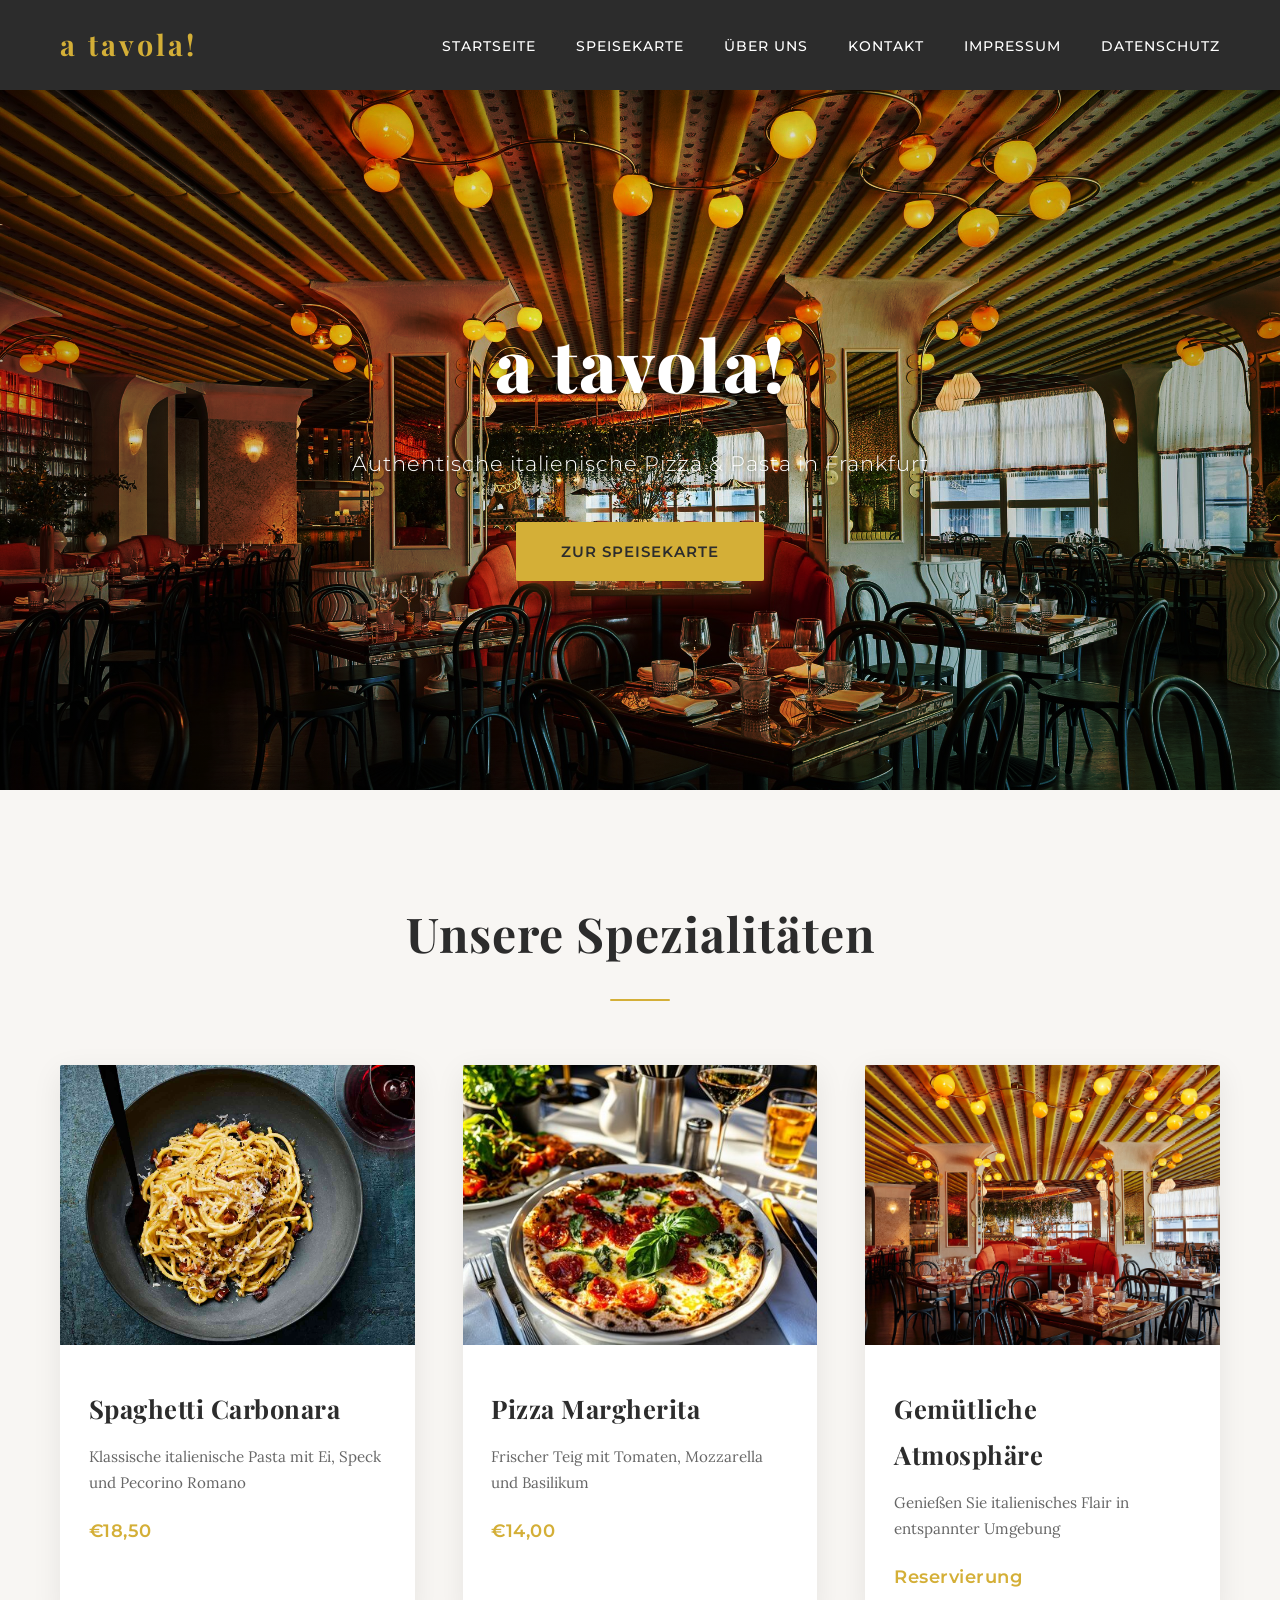
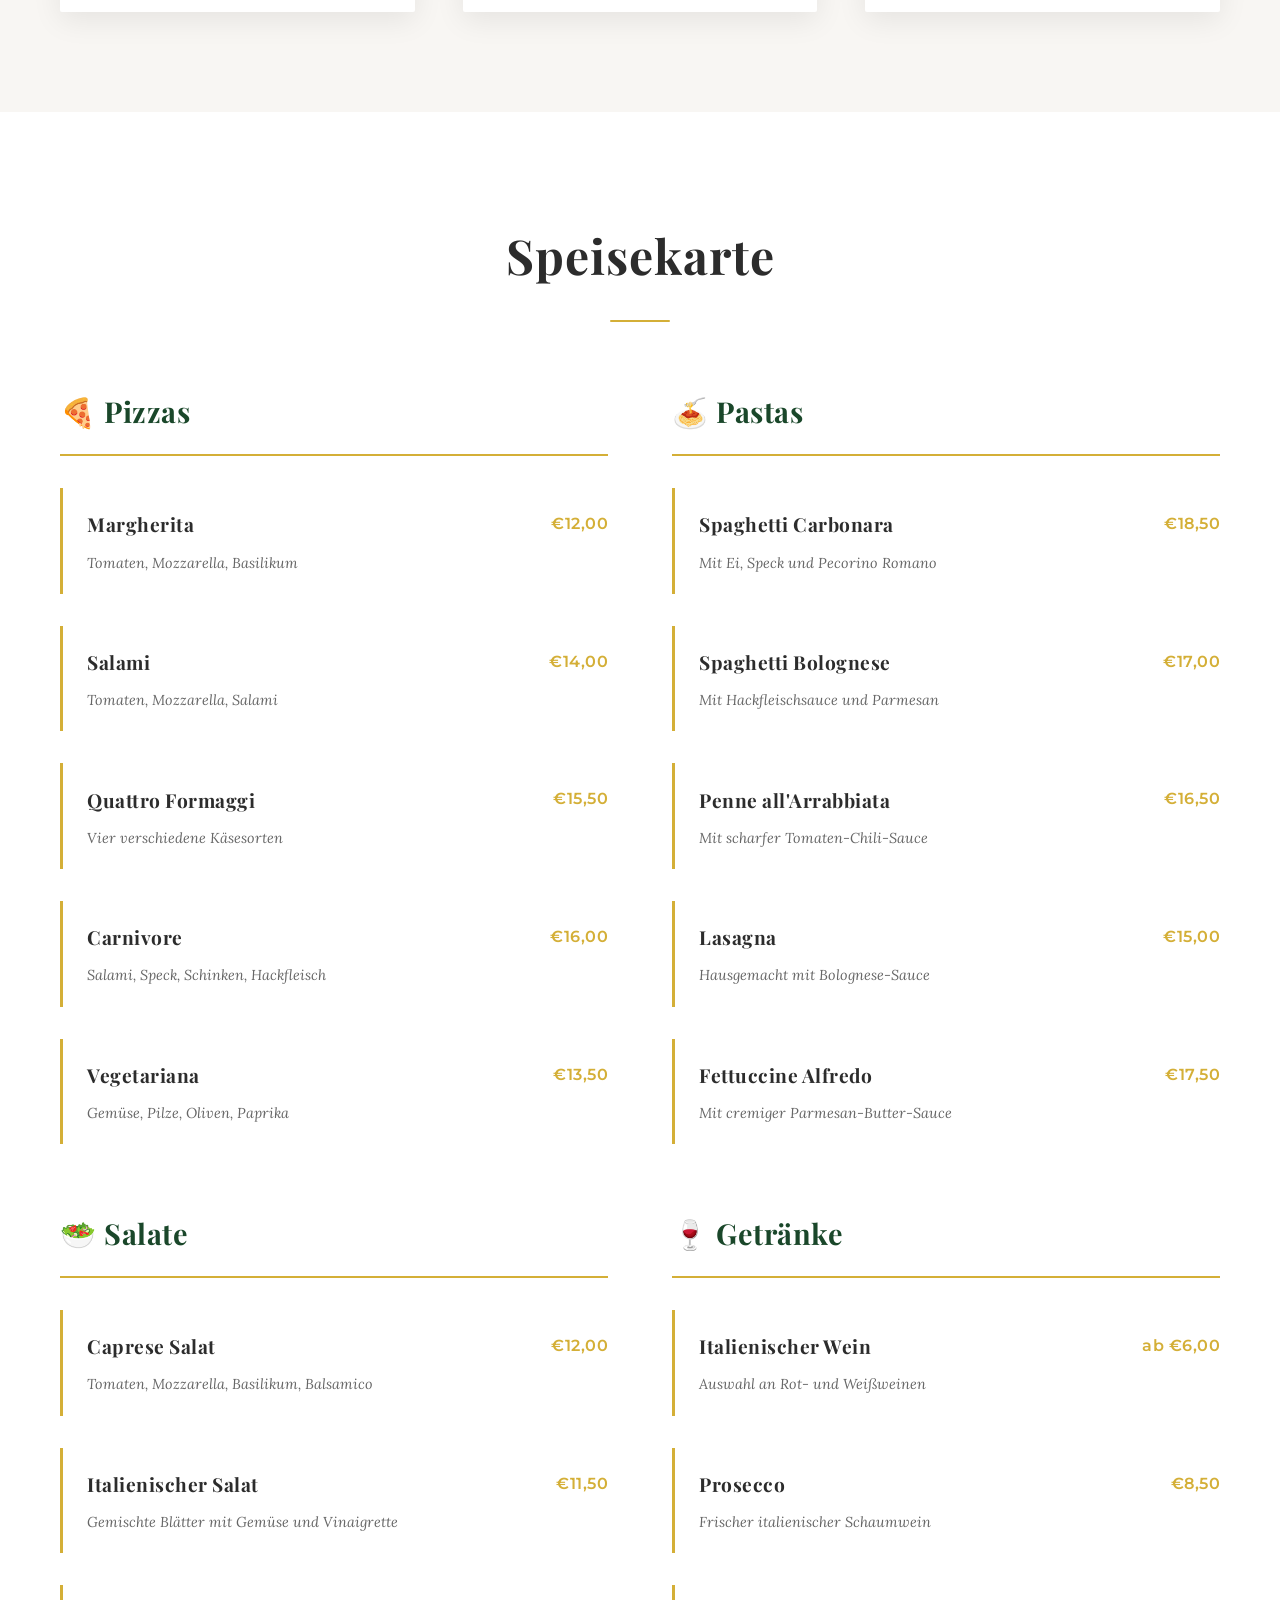
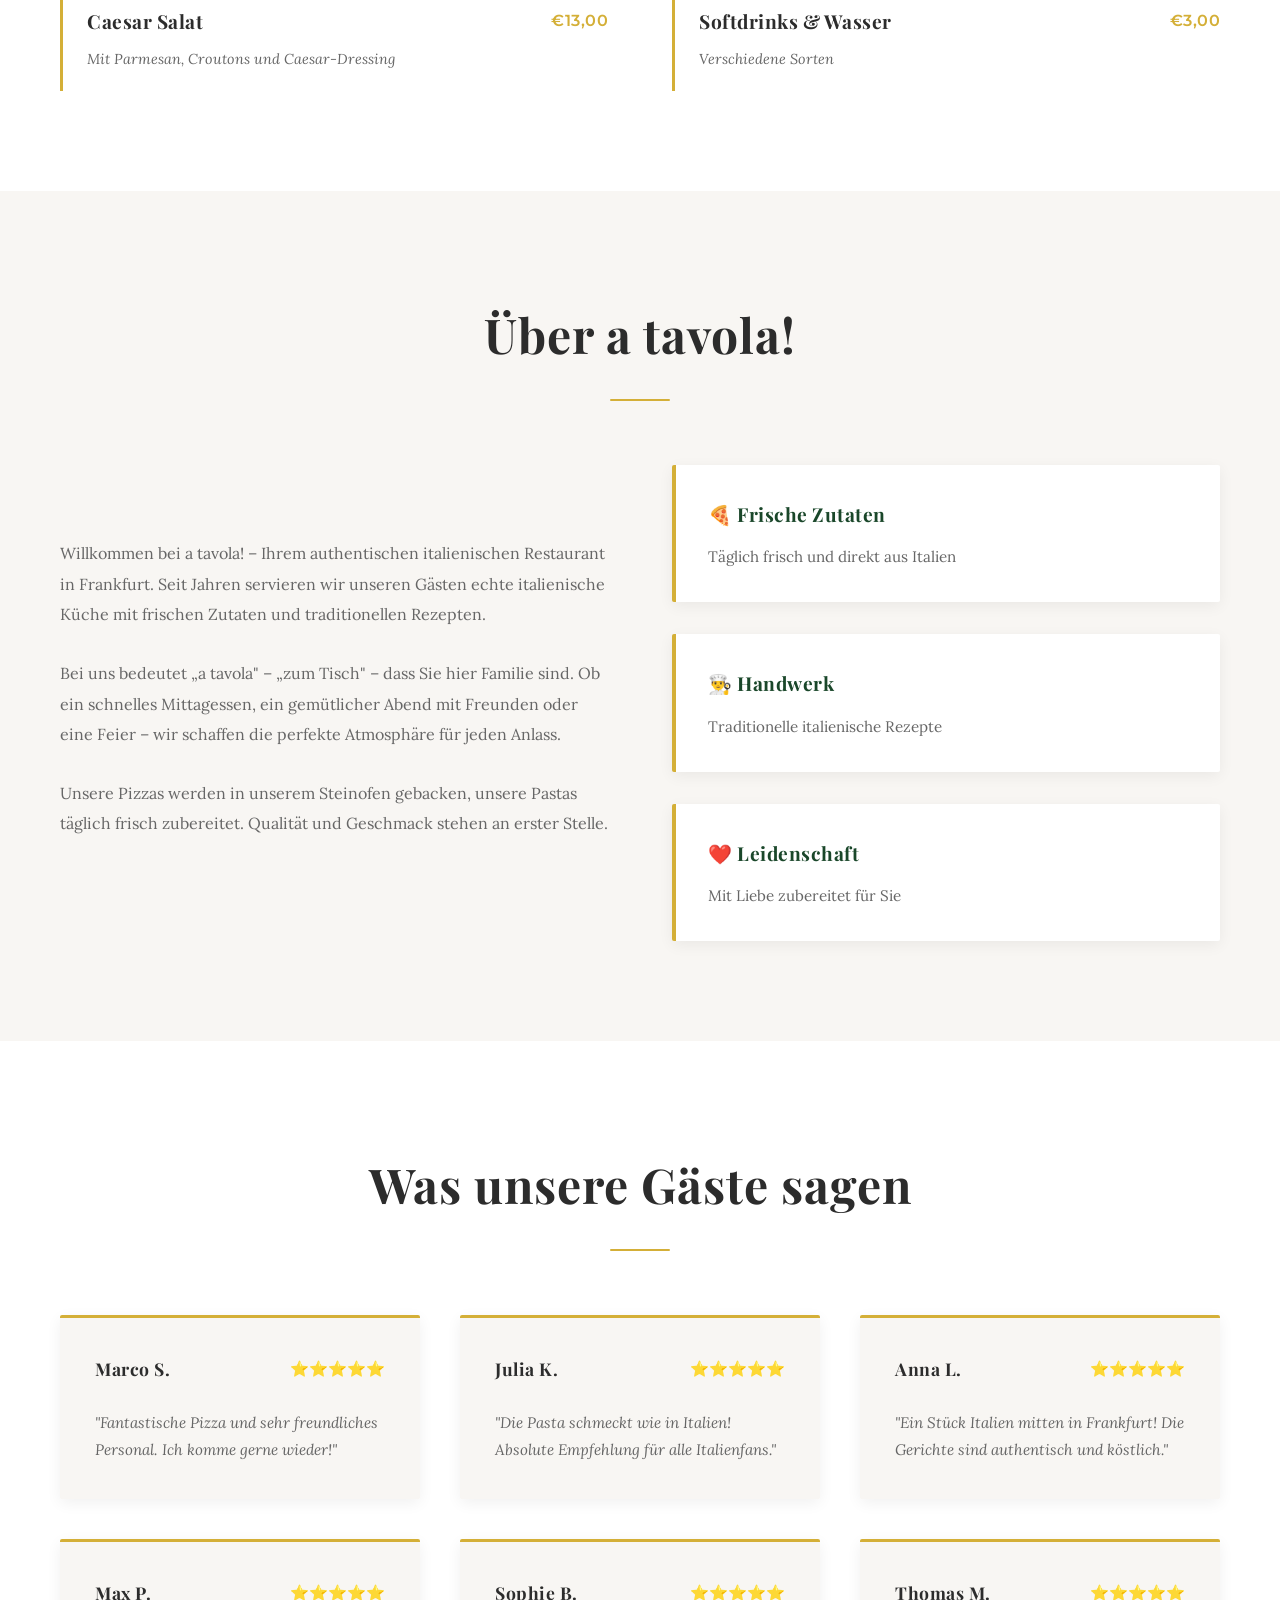
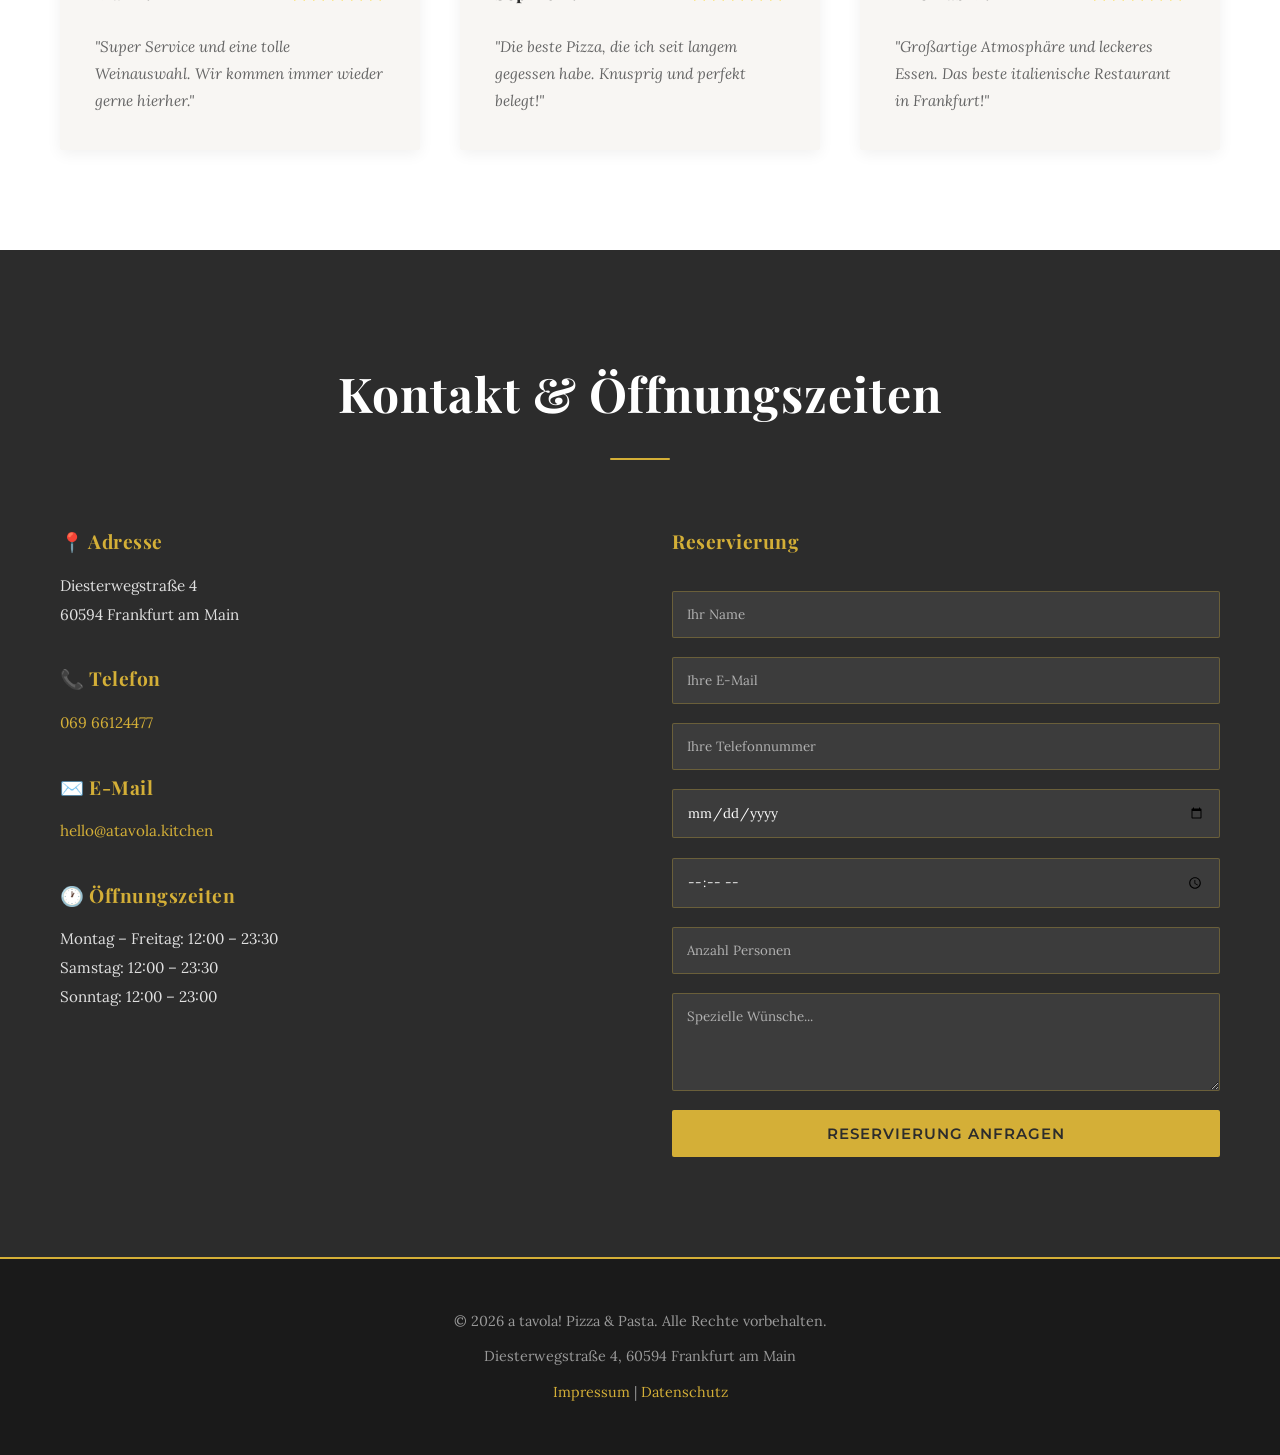
<file: index.html>
<!DOCTYPE html>
<html lang="de">
<head>
    <meta charset="UTF-8">
    <meta name="viewport" content="width=device-width, initial-scale=1.0">
    <title>a tavola! - Pizza & Pasta in Frankfurt</title>
    <link rel="preconnect" href="https://fonts.googleapis.com">
    <link rel="preconnect" href="https://fonts.gstatic.com" crossorigin>
    <link href="https://fonts.googleapis.com/css2?family=Playfair+Display:wght@700;800&family=Lora:wght@400;500;600&family=Montserrat:wght@300;400;500;600&display=swap" rel="stylesheet">
    <link rel="stylesheet" href="style.css">
</head>
<body>
    <!-- Navigation -->
    <nav class="navbar">
        <div class="nav-container">
            <div class="logo">a tavola!</div>
            <div class="hamburger" id="hamburger">
                <span></span>
                <span></span>
                <span></span>
            </div>
            <ul class="nav-menu" id="navMenu">
                <li><a href="index.html#home" class="nav-link">Startseite</a></li>
                <li><a href="index.html#menu" class="nav-link">Speisekarte</a></li>
                <li><a href="index.html#about" class="nav-link">Über uns</a></li>
                <li><a href="index.html#contact" class="nav-link">Kontakt</a></li>
                <li><a href="impressum.html" class="nav-link">Impressum</a></li>
                <li><a href="datenschutz.html" class="nav-link">Datenschutz</a></li>
            </ul>
        </div>
    </nav>

    <!-- Hero Section -->
    <section id="home" class="hero">
        <div class="hero-content">
            <h1>a tavola!</h1>
            <p>Authentische italienische Pizza & Pasta in Frankfurt</p>
            <a href="#menu" class="cta-button">Zur Speisekarte</a>
        </div>
    </section>

    <!-- Featured Dishes -->
    <section class="featured">
        <div class="container">
            <h2>Unsere Spezialitäten</h2>
            <div class="featured-grid">
                <div class="featured-card">
                    <img src="assets/pasta.jpg" alt="Spaghetti Carbonara">
                    <h3>Spaghetti Carbonara</h3>
                    <p>Klassische italienische Pasta mit Ei, Speck und Pecorino Romano</p>
                    <span class="price">€18,50</span>
                </div>
                <div class="featured-card">
                    <img src="assets/pizza.jpg" alt="Pizza Margherita">
                    <h3>Pizza Margherita</h3>
                    <p>Frischer Teig mit Tomaten, Mozzarella und Basilikum</p>
                    <span class="price">€14,00</span>
                </div>
                <div class="featured-card">
                    <img src="assets/interior.jpg" alt="Restaurant Interior">
                    <h3>Gemütliche Atmosphäre</h3>
                    <p>Genießen Sie italienisches Flair in entspannter Umgebung</p>
                    <span class="price">Reservierung</span>
                </div>
            </div>
        </div>
    </section>

    <!-- Menu Section -->
    <section id="menu" class="menu">
        <div class="container">
            <h2>Speisekarte</h2>
            
            <div class="menu-categories">
                <!-- Pizzas -->
                <div class="menu-category">
                    <h3>🍕 Pizzas</h3>
                    <div class="menu-items">
                        <div class="menu-item">
                            <div class="item-header">
                                <h4>Margherita</h4>
                                <span class="price">€12,00</span>
                            </div>
                            <p>Tomaten, Mozzarella, Basilikum</p>
                        </div>
                        <div class="menu-item">
                            <div class="item-header">
                                <h4>Salami</h4>
                                <span class="price">€14,00</span>
                            </div>
                            <p>Tomaten, Mozzarella, Salami</p>
                        </div>
                        <div class="menu-item">
                            <div class="item-header">
                                <h4>Quattro Formaggi</h4>
                                <span class="price">€15,50</span>
                            </div>
                            <p>Vier verschiedene Käsesorten</p>
                        </div>
                        <div class="menu-item">
                            <div class="item-header">
                                <h4>Carnivore</h4>
                                <span class="price">€16,00</span>
                            </div>
                            <p>Salami, Speck, Schinken, Hackfleisch</p>
                        </div>
                        <div class="menu-item">
                            <div class="item-header">
                                <h4>Vegetariana</h4>
                                <span class="price">€13,50</span>
                            </div>
                            <p>Gemüse, Pilze, Oliven, Paprika</p>
                        </div>
                    </div>
                </div>

                <!-- Pastas -->
                <div class="menu-category">
                    <h3>🍝 Pastas</h3>
                    <div class="menu-items">
                        <div class="menu-item">
                            <div class="item-header">
                                <h4>Spaghetti Carbonara</h4>
                                <span class="price">€18,50</span>
                            </div>
                            <p>Mit Ei, Speck und Pecorino Romano</p>
                        </div>
                        <div class="menu-item">
                            <div class="item-header">
                                <h4>Spaghetti Bolognese</h4>
                                <span class="price">€17,00</span>
                            </div>
                            <p>Mit Hackfleischsauce und Parmesan</p>
                        </div>
                        <div class="menu-item">
                            <div class="item-header">
                                <h4>Penne all'Arrabbiata</h4>
                                <span class="price">€16,50</span>
                            </div>
                            <p>Mit scharfer Tomaten-Chili-Sauce</p>
                        </div>
                        <div class="menu-item">
                            <div class="item-header">
                                <h4>Lasagna</h4>
                                <span class="price">€15,00</span>
                            </div>
                            <p>Hausgemacht mit Bolognese-Sauce</p>
                        </div>
                        <div class="menu-item">
                            <div class="item-header">
                                <h4>Fettuccine Alfredo</h4>
                                <span class="price">€17,50</span>
                            </div>
                            <p>Mit cremiger Parmesan-Butter-Sauce</p>
                        </div>
                    </div>
                </div>

                <!-- Salads -->
                <div class="menu-category">
                    <h3>🥗 Salate</h3>
                    <div class="menu-items">
                        <div class="menu-item">
                            <div class="item-header">
                                <h4>Caprese Salat</h4>
                                <span class="price">€12,00</span>
                            </div>
                            <p>Tomaten, Mozzarella, Basilikum, Balsamico</p>
                        </div>
                        <div class="menu-item">
                            <div class="item-header">
                                <h4>Italienischer Salat</h4>
                                <span class="price">€11,50</span>
                            </div>
                            <p>Gemischte Blätter mit Gemüse und Vinaigrette</p>
                        </div>
                        <div class="menu-item">
                            <div class="item-header">
                                <h4>Caesar Salat</h4>
                                <span class="price">€13,00</span>
                            </div>
                            <p>Mit Parmesan, Croutons und Caesar-Dressing</p>
                        </div>
                    </div>
                </div>

                <!-- Drinks -->
                <div class="menu-category">
                    <h3>🍷 Getränke</h3>
                    <div class="menu-items">
                        <div class="menu-item">
                            <div class="item-header">
                                <h4>Italienischer Wein</h4>
                                <span class="price">ab €6,00</span>
                            </div>
                            <p>Auswahl an Rot- und Weißweinen</p>
                        </div>
                        <div class="menu-item">
                            <div class="item-header">
                                <h4>Prosecco</h4>
                                <span class="price">€8,50</span>
                            </div>
                            <p>Frischer italienischer Schaumwein</p>
                        </div>
                        <div class="menu-item">
                            <div class="item-header">
                                <h4>Softdrinks & Wasser</h4>
                                <span class="price">€3,00</span>
                            </div>
                            <p>Verschiedene Sorten</p>
                        </div>
                    </div>
                </div>
            </div>
        </div>
    </section>

    <!-- About Section -->
    <section id="about" class="about">
        <div class="container">
            <h2>Über a tavola!</h2>
            <div class="about-content">
                <div class="about-text">
                    <p>Willkommen bei a tavola! – Ihrem authentischen italienischen Restaurant in Frankfurt. Seit Jahren servieren wir unseren Gästen echte italienische Küche mit frischen Zutaten und traditionellen Rezepten.</p>
                    <p>Bei uns bedeutet „a tavola" – „zum Tisch" – dass Sie hier Familie sind. Ob ein schnelles Mittagessen, ein gemütlicher Abend mit Freunden oder eine Feier – wir schaffen die perfekte Atmosphäre für jeden Anlass.</p>
                    <p>Unsere Pizzas werden in unserem Steinofen gebacken, unsere Pastas täglich frisch zubereitet. Qualität und Geschmack stehen an erster Stelle.</p>
                </div>
                <div class="about-highlights">
                    <div class="highlight">
                        <h4>🍕 Frische Zutaten</h4>
                        <p>Täglich frisch und direkt aus Italien</p>
                    </div>
                    <div class="highlight">
                        <h4>👨‍🍳 Handwerk</h4>
                        <p>Traditionelle italienische Rezepte</p>
                    </div>
                    <div class="highlight">
                        <h4>❤️ Leidenschaft</h4>
                        <p>Mit Liebe zubereitet für Sie</p>
                    </div>
                </div>
            </div>
        </div>
    </section>

    <!-- Reviews Section -->
    <section class="reviews">
        <div class="container">
            <h2>Was unsere Gäste sagen</h2>
            <div class="reviews-grid">
                <div class="review-card">
                    <div class="review-header">
                        <h4>Marco S.</h4>
                        <div class="stars">⭐⭐⭐⭐⭐</div>
                    </div>
                    <p>"Fantastische Pizza und sehr freundliches Personal. Ich komme gerne wieder!"</p>
                </div>
                <div class="review-card">
                    <div class="review-header">
                        <h4>Julia K.</h4>
                        <div class="stars">⭐⭐⭐⭐⭐</div>
                    </div>
                    <p>"Die Pasta schmeckt wie in Italien! Absolute Empfehlung für alle Italienfans."</p>
                </div>
                <div class="review-card">
                    <div class="review-header">
                        <h4>Anna L.</h4>
                        <div class="stars">⭐⭐⭐⭐⭐</div>
                    </div>
                    <p>"Ein Stück Italien mitten in Frankfurt! Die Gerichte sind authentisch und köstlich."</p>
                </div>
                <div class="review-card">
                    <div class="review-header">
                        <h4>Max P.</h4>
                        <div class="stars">⭐⭐⭐⭐⭐</div>
                    </div>
                    <p>"Super Service und eine tolle Weinauswahl. Wir kommen immer wieder gerne hierher."</p>
                </div>
                <div class="review-card">
                    <div class="review-header">
                        <h4>Sophie B.</h4>
                        <div class="stars">⭐⭐⭐⭐⭐</div>
                    </div>
                    <p>"Die beste Pizza, die ich seit langem gegessen habe. Knusprig und perfekt belegt!"</p>
                </div>
                <div class="review-card">
                    <div class="review-header">
                        <h4>Thomas M.</h4>
                        <div class="stars">⭐⭐⭐⭐⭐</div>
                    </div>
                    <p>"Großartige Atmosphäre und leckeres Essen. Das beste italienische Restaurant in Frankfurt!"</p>
                </div>
            </div>
        </div>
    </section>

    <!-- Contact Section -->
    <section id="contact" class="contact">
        <div class="container">
            <h2>Kontakt & Öffnungszeiten</h2>
            <div class="contact-content">
                <div class="contact-info">
                    <h3>📍 Adresse</h3>
                    <p>Diesterwegstraße 4<br>60594 Frankfurt am Main</p>
                    
                    <h3>📞 Telefon</h3>
                    <p><a href="tel:+496966124477">069 66124477</a></p>
                    
                    <h3>✉️ E-Mail</h3>
                    <p><a href="mailto:hello@atavola.kitchen">hello@atavola.kitchen</a></p>
                    
                    <h3>🕐 Öffnungszeiten</h3>
                    <p>Montag – Freitag: 12:00 – 23:30<br>
                    Samstag: 12:00 – 23:30<br>
                    Sonntag: 12:00 – 23:00</p>
                </div>
                <div class="contact-form">
                    <h3>Reservierung</h3>
                    <form>
                        <input type="text" placeholder="Ihr Name" required>
                        <input type="email" placeholder="Ihre E-Mail" required>
                        <input type="tel" placeholder="Ihre Telefonnummer" required>
                        <input type="date" required>
                        <input type="time" required>
                        <input type="number" placeholder="Anzahl Personen" min="1" required>
                        <textarea placeholder="Spezielle Wünsche..." rows="4"></textarea>
                        <button type="submit" class="submit-button">Reservierung anfragen</button>
                    </form>
                </div>
            </div>
        </div>
    </section>

    <!-- Footer -->
    <footer class="footer">
        <div class="container">
            <p>&copy; 2026 a tavola! Pizza & Pasta. Alle Rechte vorbehalten.</p>
            <p>Diesterwegstraße 4, 60594 Frankfurt am Main</p>
            <p><a href="impressum.html">Impressum</a> | <a href="datenschutz.html">Datenschutz</a></p>
        </div>
    </footer>

    <script>
        // Hamburger Menu Toggle
        const hamburger = document.getElementById('hamburger');
        const navMenu = document.getElementById('navMenu');

        hamburger.addEventListener('click', function() {
            navMenu.classList.toggle('active');
            hamburger.classList.toggle('active');
        });

        // Close menu when a link is clicked
        const navLinks = document.querySelectorAll('.nav-link');
        navLinks.forEach(link => {
            link.addEventListener('click', function() {
                navMenu.classList.remove('active');
                hamburger.classList.remove('active');
            });
        });
    </script>
</body>
</html>
</file>
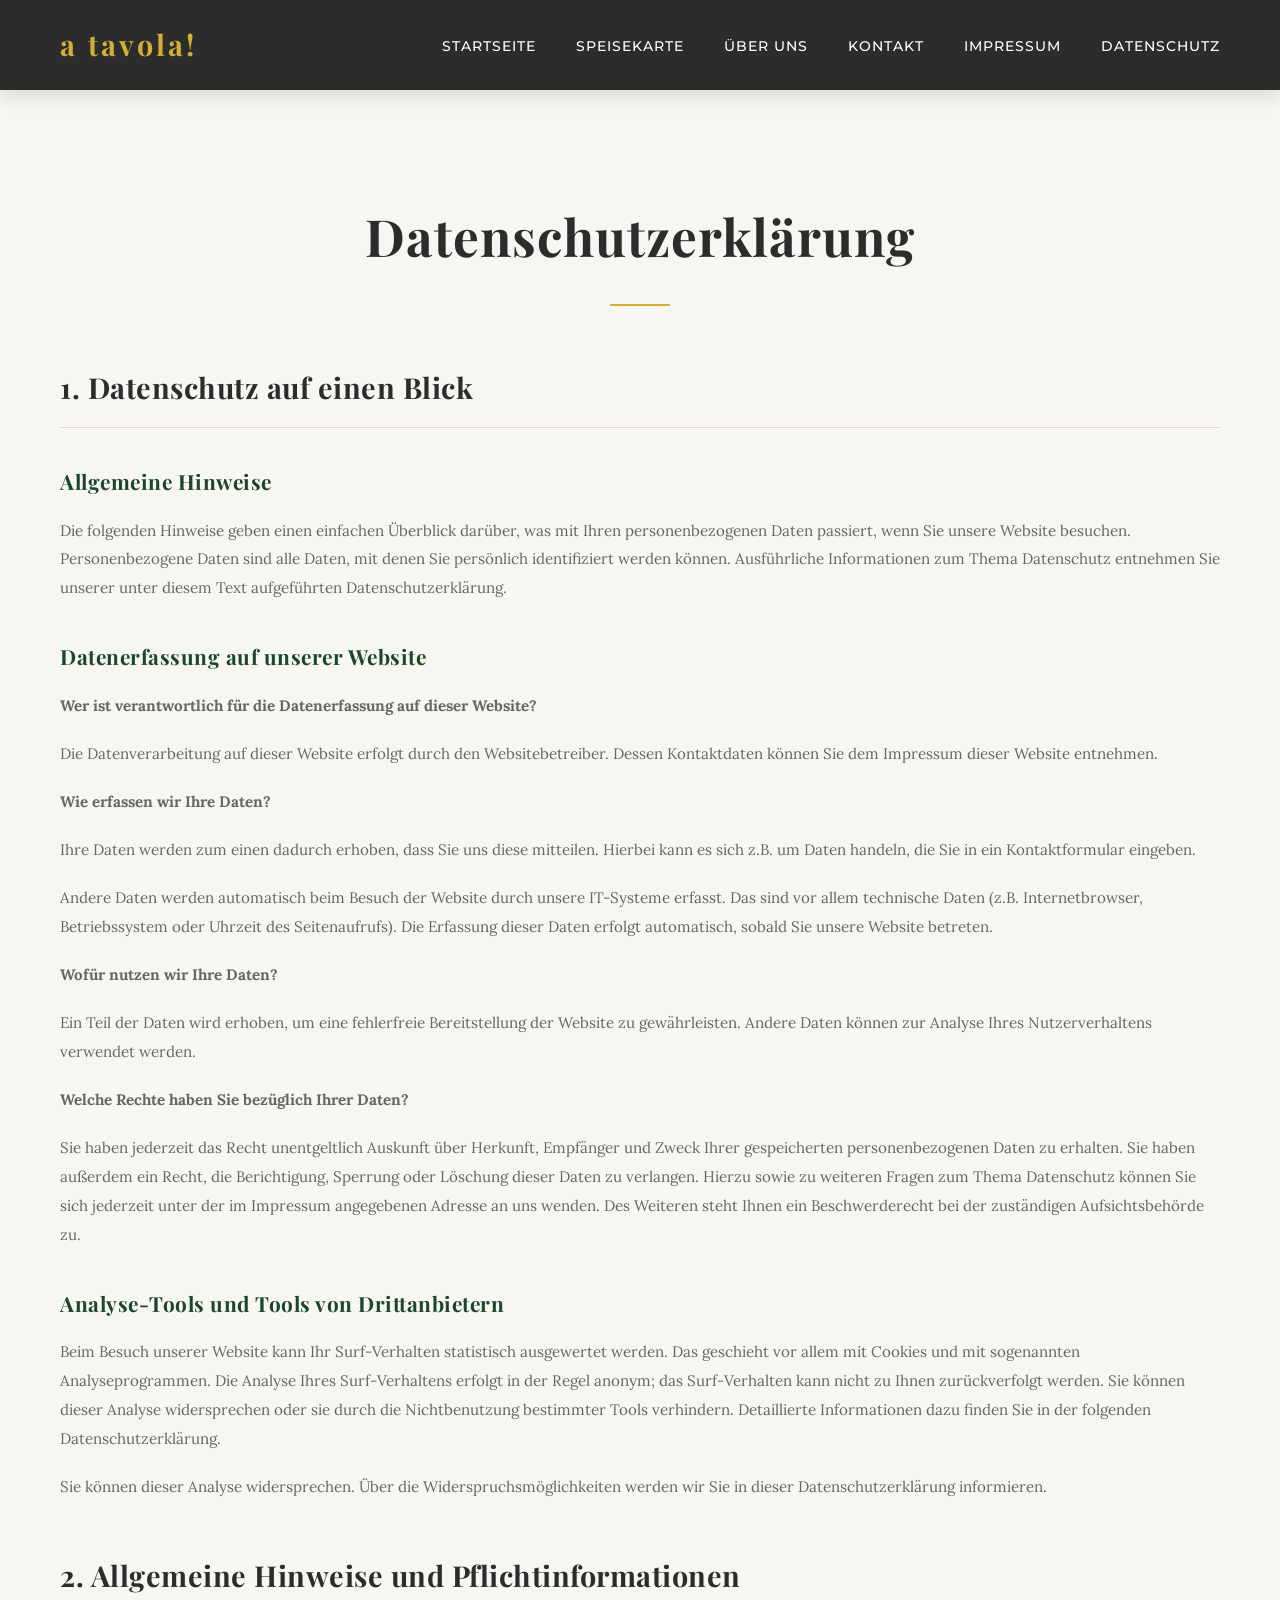
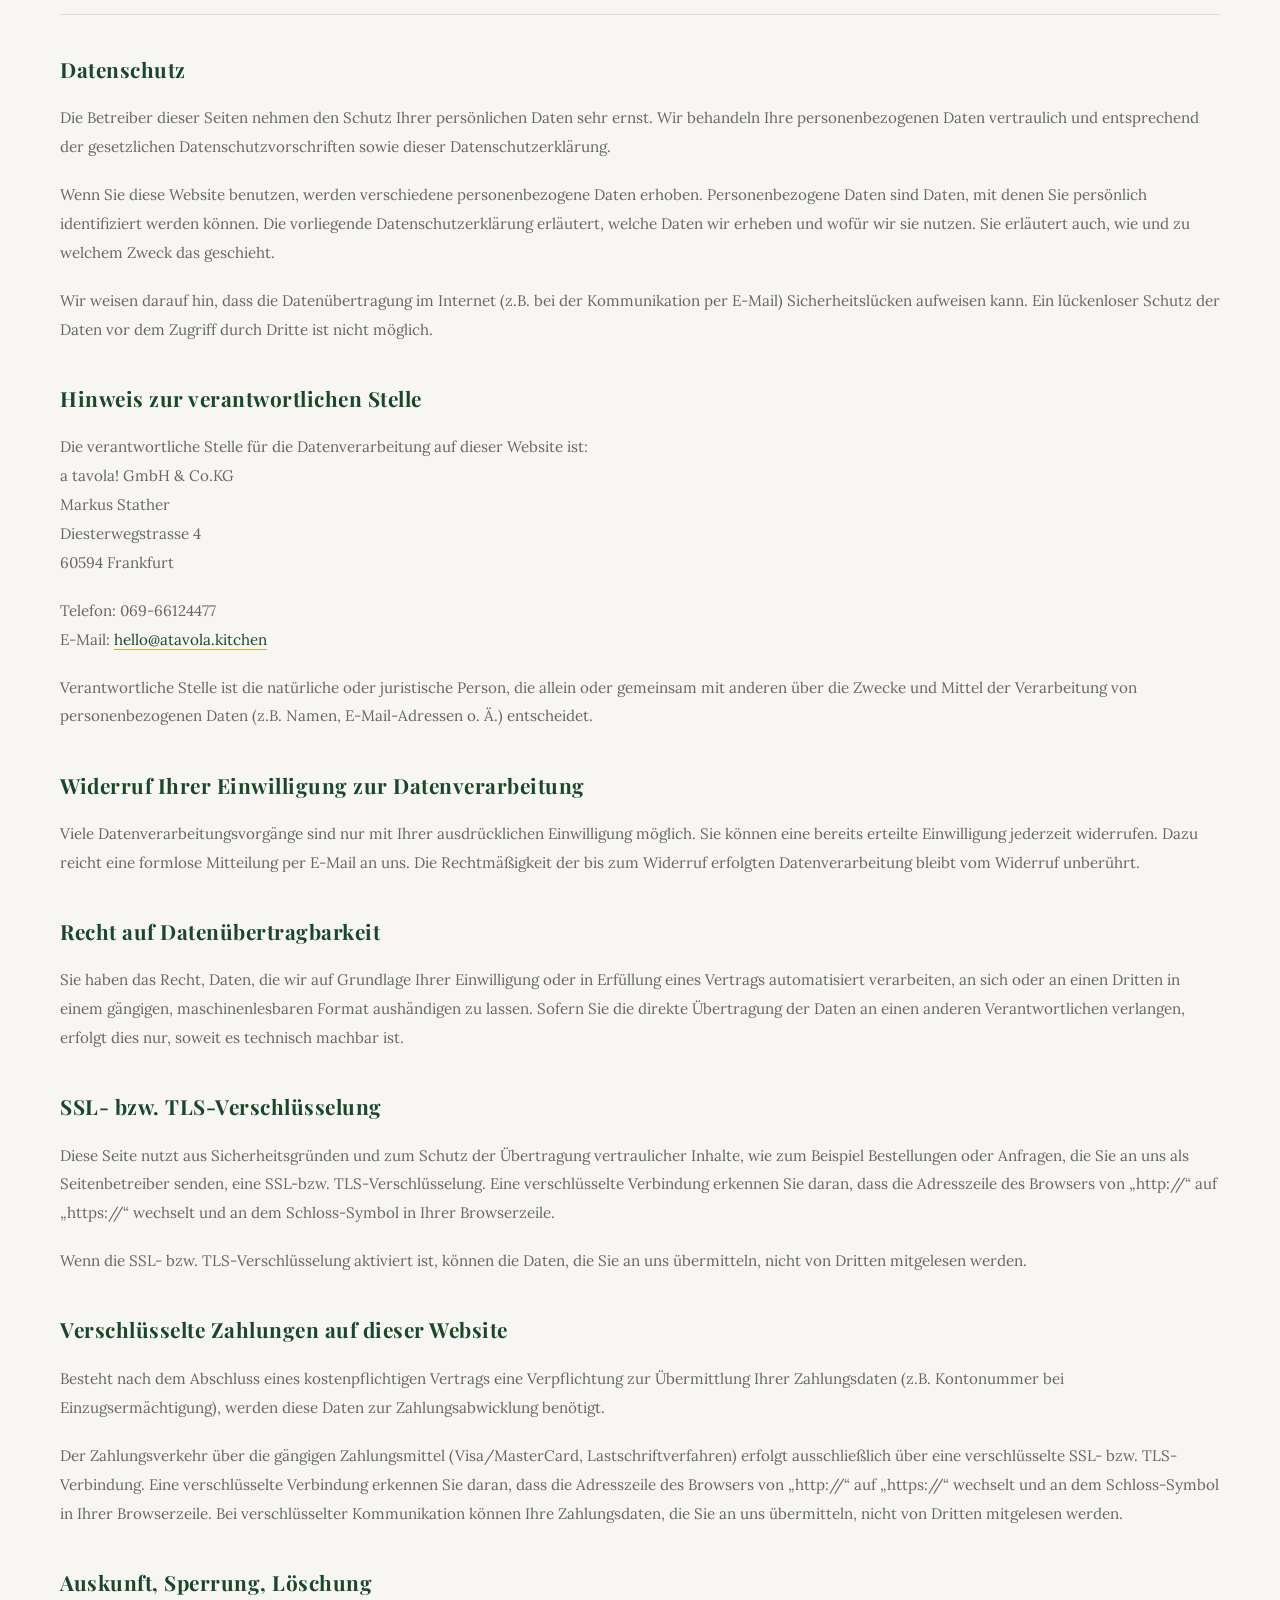
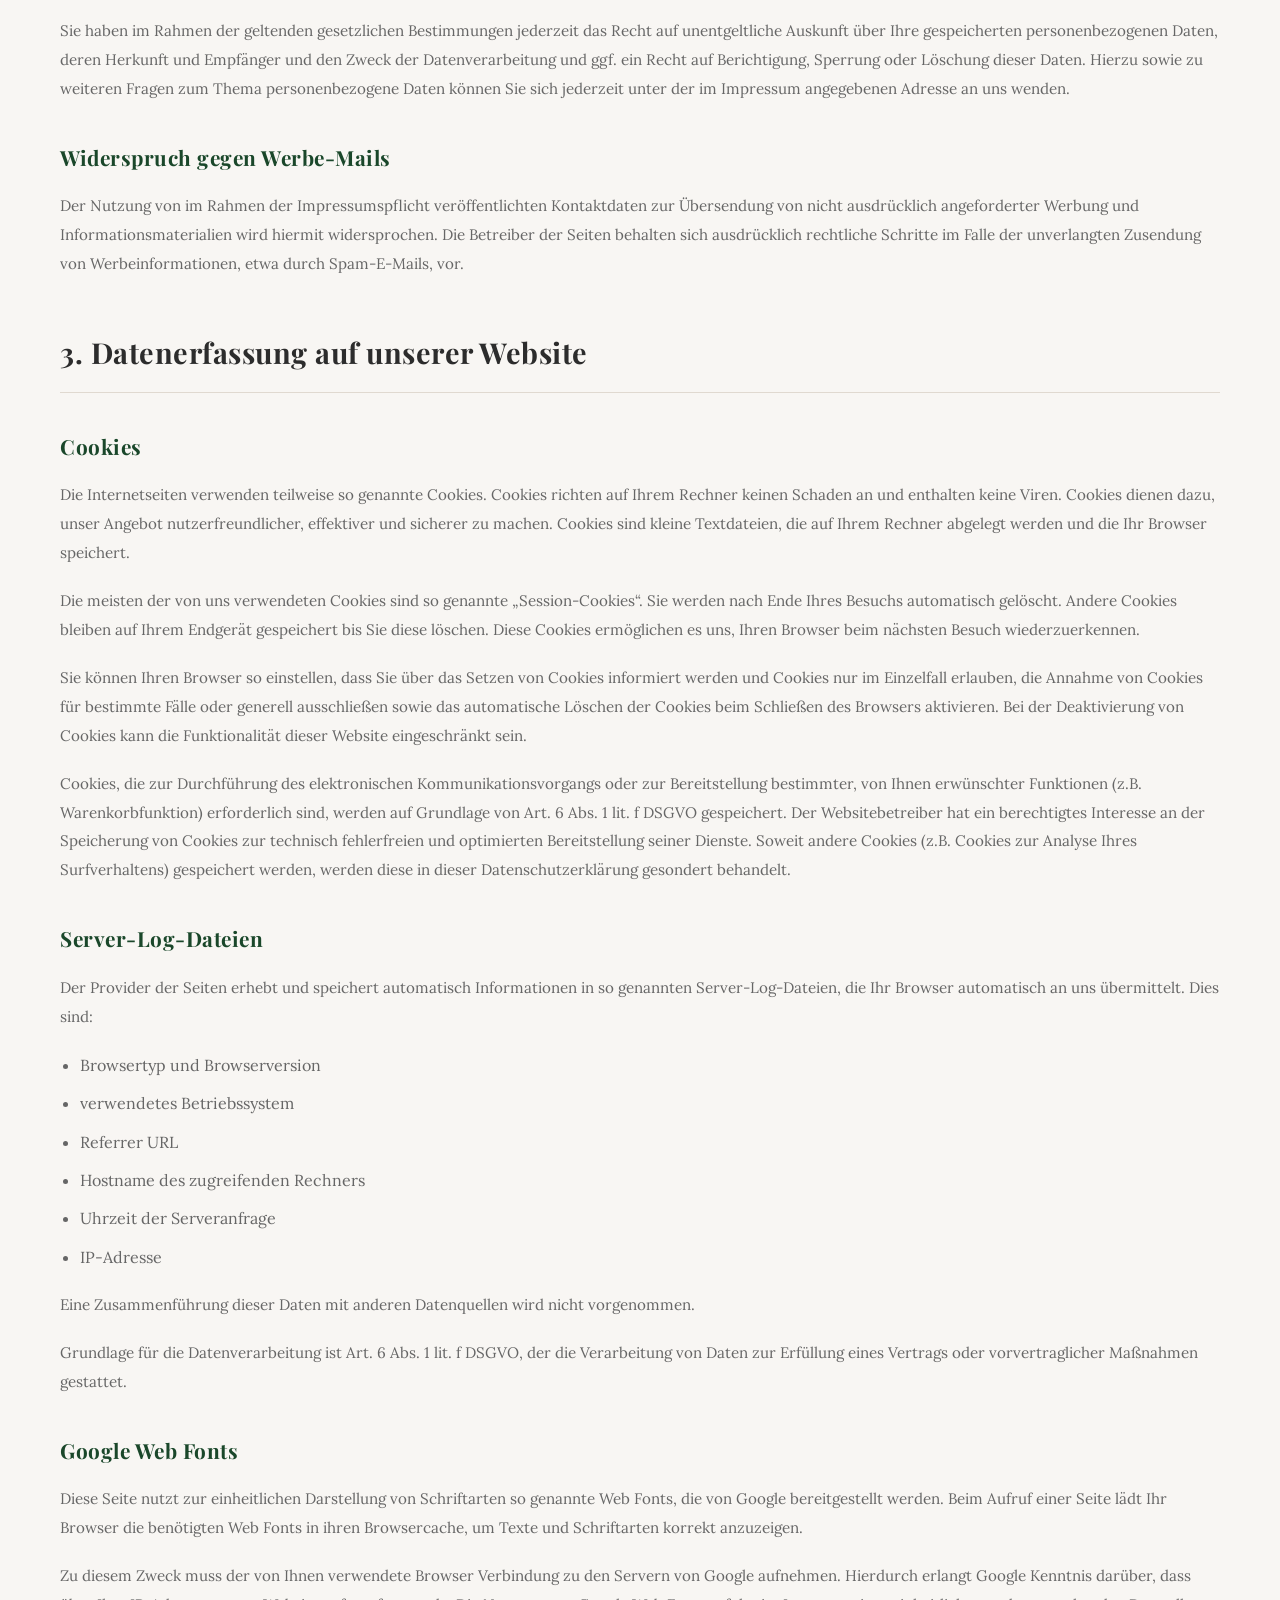
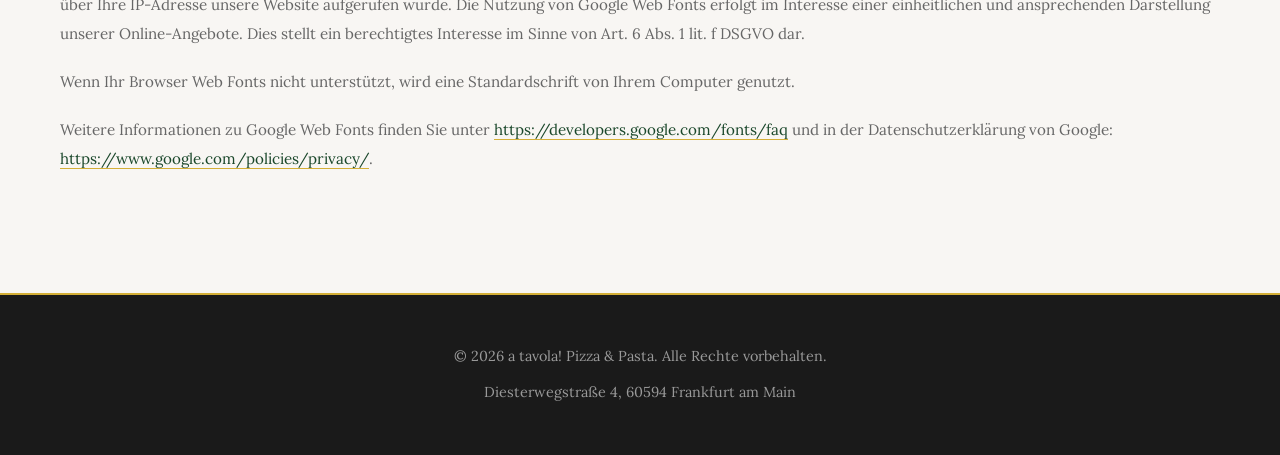
<file: datenschutz.html>
<!DOCTYPE html>
<html lang="de">
<head>
    <meta charset="UTF-8">
    <meta name="viewport" content="width=device-width, initial-scale=1.0">
    <title>a tavola! - Datenschutzerklärung</title>
    <link rel="preconnect" href="https://fonts.googleapis.com">
    <link rel="preconnect" href="https://fonts.gstatic.com" crossorigin>
    <link href="https://fonts.googleapis.com/css2?family=Playfair+Display:wght@700;800&family=Lora:wght@400;500;600&family=Montserrat:wght@300;400;500;600&display=swap" rel="stylesheet">
    <link rel="stylesheet" href="style.css">
</head>
<body>
    <!-- Navigation -->
    <nav class="navbar">
        <div class="nav-container">
            <div class="logo">a tavola!</div>
            <div class="hamburger" id="hamburger">
                <span></span>
                <span></span>
                <span></span>
            </div>
            <ul class="nav-menu" id="navMenu">
                <li><a href="index.html#home" class="nav-link">Startseite</a></li>
                <li><a href="index.html#menu" class="nav-link">Speisekarte</a></li>
                <li><a href="index.html#about" class="nav-link">Über uns</a></li>
                <li><a href="index.html#contact" class="nav-link">Kontakt</a></li>
                <li><a href="impressum.html" class="nav-link">Impressum</a></li>
                <li><a href="datenschutz.html" class="nav-link">Datenschutz</a></li>
            </ul>
        </div>
    </nav>

    <!-- Content Section -->
    <section class="content-page">
        <div class="container">
            <h1>Datenschutzerklärung</h1>

            <h2>1. Datenschutz auf einen Blick</h2>
            <h3>Allgemeine Hinweise</h3>
            <p>
                Die folgenden Hinweise geben einen einfachen Überblick darüber, was mit Ihren personenbezogenen Daten passiert, wenn Sie unsere Website besuchen. Personenbezogene Daten sind alle Daten, mit denen Sie persönlich identifiziert werden können. Ausführliche Informationen zum Thema Datenschutz entnehmen Sie unserer unter diesem Text aufgeführten Datenschutzerklärung.
            </p>

            <h3>Datenerfassung auf unserer Website</h3>
            <p><strong>Wer ist verantwortlich für die Datenerfassung auf dieser Website?</strong></p>
            <p>
                Die Datenverarbeitung auf dieser Website erfolgt durch den Websitebetreiber. Dessen Kontaktdaten können Sie dem Impressum dieser Website entnehmen.
            </p>
            <p><strong>Wie erfassen wir Ihre Daten?</strong></p>
            <p>
                Ihre Daten werden zum einen dadurch erhoben, dass Sie uns diese mitteilen. Hierbei kann es sich z.B. um Daten handeln, die Sie in ein Kontaktformular eingeben.
            </p>
            <p>
                Andere Daten werden automatisch beim Besuch der Website durch unsere IT-Systeme erfasst. Das sind vor allem technische Daten (z.B. Internetbrowser, Betriebssystem oder Uhrzeit des Seitenaufrufs). Die Erfassung dieser Daten erfolgt automatisch, sobald Sie unsere Website betreten.
            </p>
            <p><strong>Wofür nutzen wir Ihre Daten?</strong></p>
            <p>
                Ein Teil der Daten wird erhoben, um eine fehlerfreie Bereitstellung der Website zu gewährleisten. Andere Daten können zur Analyse Ihres Nutzerverhaltens verwendet werden.
            </p>
            <p><strong>Welche Rechte haben Sie bezüglich Ihrer Daten?</strong></p>
            <p>
                Sie haben jederzeit das Recht unentgeltlich Auskunft über Herkunft, Empfänger und Zweck Ihrer gespeicherten personenbezogenen Daten zu erhalten. Sie haben außerdem ein Recht, die Berichtigung, Sperrung oder Löschung dieser Daten zu verlangen. Hierzu sowie zu weiteren Fragen zum Thema Datenschutz können Sie sich jederzeit unter der im Impressum angegebenen Adresse an uns wenden. Des Weiteren steht Ihnen ein Beschwerderecht bei der zuständigen Aufsichtsbehörde zu.
            </p>

            <h3>Analyse-Tools und Tools von Drittanbietern</h3>
            <p>
                Beim Besuch unserer Website kann Ihr Surf-Verhalten statistisch ausgewertet werden. Das geschieht vor allem mit Cookies und mit sogenannten Analyseprogrammen. Die Analyse Ihres Surf-Verhaltens erfolgt in der Regel anonym; das Surf-Verhalten kann nicht zu Ihnen zurückverfolgt werden. Sie können dieser Analyse widersprechen oder sie durch die Nichtbenutzung bestimmter Tools verhindern. Detaillierte Informationen dazu finden Sie in der folgenden Datenschutzerklärung.
            </p>
            <p>
                Sie können dieser Analyse widersprechen. Über die Widerspruchsmöglichkeiten werden wir Sie in dieser Datenschutzerklärung informieren.
            </p>

            <h2>2. Allgemeine Hinweise und Pflichtinformationen</h2>
            <h3>Datenschutz</h3>
            <p>
                Die Betreiber dieser Seiten nehmen den Schutz Ihrer persönlichen Daten sehr ernst. Wir behandeln Ihre personenbezogenen Daten vertraulich und entsprechend der gesetzlichen Datenschutzvorschriften sowie dieser Datenschutzerklärung.
            </p>
            <p>
                Wenn Sie diese Website benutzen, werden verschiedene personenbezogene Daten erhoben. Personenbezogene Daten sind Daten, mit denen Sie persönlich identifiziert werden können. Die vorliegende Datenschutzerklärung erläutert, welche Daten wir erheben und wofür wir sie nutzen. Sie erläutert auch, wie und zu welchem Zweck das geschieht.
            </p>
            <p>
                Wir weisen darauf hin, dass die Datenübertragung im Internet (z.B. bei der Kommunikation per E-Mail) Sicherheitslücken aufweisen kann. Ein lückenloser Schutz der Daten vor dem Zugriff durch Dritte ist nicht möglich.
            </p>

            <h3>Hinweis zur verantwortlichen Stelle</h3>
            <p>
                Die verantwortliche Stelle für die Datenverarbeitung auf dieser Website ist:<br>
                a tavola! GmbH & Co.KG<br>
                Markus Stather<br>
                Diesterwegstrasse 4<br>
                60594 Frankfurt
            </p>
            <p>
                Telefon: 069-66124477<br>
                E-Mail: <a href="mailto:hello@atavola.kitchen">hello@atavola.kitchen</a>
            </p>
            <p>
                Verantwortliche Stelle ist die natürliche oder juristische Person, die allein oder gemeinsam mit anderen über die Zwecke und Mittel der Verarbeitung von personenbezogenen Daten (z.B. Namen, E-Mail-Adressen o. Ä.) entscheidet.
            </p>

            <h3>Widerruf Ihrer Einwilligung zur Datenverarbeitung</h3>
            <p>
                Viele Datenverarbeitungsvorgänge sind nur mit Ihrer ausdrücklichen Einwilligung möglich. Sie können eine bereits erteilte Einwilligung jederzeit widerrufen. Dazu reicht eine formlose Mitteilung per E-Mail an uns. Die Rechtmäßigkeit der bis zum Widerruf erfolgten Datenverarbeitung bleibt vom Widerruf unberührt.
            </p>

            <h3>Recht auf Datenübertragbarkeit</h3>
            <p>
                Sie haben das Recht, Daten, die wir auf Grundlage Ihrer Einwilligung oder in Erfüllung eines Vertrags automatisiert verarbeiten, an sich oder an einen Dritten in einem gängigen, maschinenlesbaren Format aushändigen zu lassen. Sofern Sie die direkte Übertragung der Daten an einen anderen Verantwortlichen verlangen, erfolgt dies nur, soweit es technisch machbar ist.
            </p>

            <h3>SSL- bzw. TLS-Verschlüsselung</h3>
            <p>
                Diese Seite nutzt aus Sicherheitsgründen und zum Schutz der Übertragung vertraulicher Inhalte, wie zum Beispiel Bestellungen oder Anfragen, die Sie an uns als Seitenbetreiber senden, eine SSL-bzw. TLS-Verschlüsselung. Eine verschlüsselte Verbindung erkennen Sie daran, dass die Adresszeile des Browsers von „http://“ auf „https://“ wechselt und an dem Schloss-Symbol in Ihrer Browserzeile.
            </p>
            <p>
                Wenn die SSL- bzw. TLS-Verschlüsselung aktiviert ist, können die Daten, die Sie an uns übermitteln, nicht von Dritten mitgelesen werden.
            </p>

            <h3>Verschlüsselte Zahlungen auf dieser Website</h3>
            <p>
                Besteht nach dem Abschluss eines kostenpflichtigen Vertrags eine Verpflichtung zur Übermittlung Ihrer Zahlungsdaten (z.B. Kontonummer bei Einzugsermächtigung), werden diese Daten zur Zahlungsabwicklung benötigt.
            </p>
            <p>
                Der Zahlungsverkehr über die gängigen Zahlungsmittel (Visa/MasterCard, Lastschriftverfahren) erfolgt ausschließlich über eine verschlüsselte SSL- bzw. TLS-Verbindung. Eine verschlüsselte Verbindung erkennen Sie daran, dass die Adresszeile des Browsers von „http://“ auf „https://“ wechselt und an dem Schloss-Symbol in Ihrer Browserzeile. Bei verschlüsselter Kommunikation können Ihre Zahlungsdaten, die Sie an uns übermitteln, nicht von Dritten mitgelesen werden.
            </p>

            <h3>Auskunft, Sperrung, Löschung</h3>
            <p>
                Sie haben im Rahmen der geltenden gesetzlichen Bestimmungen jederzeit das Recht auf unentgeltliche Auskunft über Ihre gespeicherten personenbezogenen Daten, deren Herkunft und Empfänger und den Zweck der Datenverarbeitung und ggf. ein Recht auf Berichtigung, Sperrung oder Löschung dieser Daten. Hierzu sowie zu weiteren Fragen zum Thema personenbezogene Daten können Sie sich jederzeit unter der im Impressum angegebenen Adresse an uns wenden.
            </p>

            <h3>Widerspruch gegen Werbe-Mails</h3>
            <p>
                Der Nutzung von im Rahmen der Impressumspflicht veröffentlichten Kontaktdaten zur Übersendung von nicht ausdrücklich angeforderter Werbung und Informationsmaterialien wird hiermit widersprochen. Die Betreiber der Seiten behalten sich ausdrücklich rechtliche Schritte im Falle der unverlangten Zusendung von Werbeinformationen, etwa durch Spam-E-Mails, vor.
            </p>

            <h2>3. Datenerfassung auf unserer Website</h2>
            <h3>Cookies</h3>
            <p>
                Die Internetseiten verwenden teilweise so genannte Cookies. Cookies richten auf Ihrem Rechner keinen Schaden an und enthalten keine Viren. Cookies dienen dazu, unser Angebot nutzerfreundlicher, effektiver und sicherer zu machen. Cookies sind kleine Textdateien, die auf Ihrem Rechner abgelegt werden und die Ihr Browser speichert.
            </p>
            <p>
                Die meisten der von uns verwendeten Cookies sind so genannte „Session-Cookies“. Sie werden nach Ende Ihres Besuchs automatisch gelöscht. Andere Cookies bleiben auf Ihrem Endgerät gespeichert bis Sie diese löschen. Diese Cookies ermöglichen es uns, Ihren Browser beim nächsten Besuch wiederzuerkennen.
            </p>
            <p>
                Sie können Ihren Browser so einstellen, dass Sie über das Setzen von Cookies informiert werden und Cookies nur im Einzelfall erlauben, die Annahme von Cookies für bestimmte Fälle oder generell ausschließen sowie das automatische Löschen der Cookies beim Schließen des Browsers aktivieren. Bei der Deaktivierung von Cookies kann die Funktionalität dieser Website eingeschränkt sein.
            </p>
            <p>
                Cookies, die zur Durchführung des elektronischen Kommunikationsvorgangs oder zur Bereitstellung bestimmter, von Ihnen erwünschter Funktionen (z.B. Warenkorbfunktion) erforderlich sind, werden auf Grundlage von Art. 6 Abs. 1 lit. f DSGVO gespeichert. Der Websitebetreiber hat ein berechtigtes Interesse an der Speicherung von Cookies zur technisch fehlerfreien und optimierten Bereitstellung seiner Dienste. Soweit andere Cookies (z.B. Cookies zur Analyse Ihres Surfverhaltens) gespeichert werden, werden diese in dieser Datenschutzerklärung gesondert behandelt.
            </p>

            <h3>Server-Log-Dateien</h3>
            <p>
                Der Provider der Seiten erhebt und speichert automatisch Informationen in so genannten Server-Log-Dateien, die Ihr Browser automatisch an uns übermittelt. Dies sind:
            </p>
            <ul>
                <li>Browsertyp und Browserversion</li>
                <li>verwendetes Betriebssystem</li>
                <li>Referrer URL</li>
                <li>Hostname des zugreifenden Rechners</li>
                <li>Uhrzeit der Serveranfrage</li>
                <li>IP-Adresse</li>
            </ul>
            <p>
                Eine Zusammenführung dieser Daten mit anderen Datenquellen wird nicht vorgenommen.
            </p>
            <p>
                Grundlage für die Datenverarbeitung ist Art. 6 Abs. 1 lit. f DSGVO, der die Verarbeitung von Daten zur Erfüllung eines Vertrags oder vorvertraglicher Maßnahmen gestattet.
            </p>

            <h3>Google Web Fonts</h3>
            <p>
                Diese Seite nutzt zur einheitlichen Darstellung von Schriftarten so genannte Web Fonts, die von Google bereitgestellt werden. Beim Aufruf einer Seite lädt Ihr Browser die benötigten Web Fonts in ihren Browsercache, um Texte und Schriftarten korrekt anzuzeigen.
            </p>
            <p>
                Zu diesem Zweck muss der von Ihnen verwendete Browser Verbindung zu den Servern von Google aufnehmen. Hierdurch erlangt Google Kenntnis darüber, dass über Ihre IP-Adresse unsere Website aufgerufen wurde. Die Nutzung von Google Web Fonts erfolgt im Interesse einer einheitlichen und ansprechenden Darstellung unserer Online-Angebote. Dies stellt ein berechtigtes Interesse im Sinne von Art. 6 Abs. 1 lit. f DSGVO dar.
            </p>
            <p>
                Wenn Ihr Browser Web Fonts nicht unterstützt, wird eine Standardschrift von Ihrem Computer genutzt.
            </p>
            <p>
                Weitere Informationen zu Google Web Fonts finden Sie unter <a href="https://developers.google.com/fonts/faq" target="_blank">https://developers.google.com/fonts/faq</a> und in der Datenschutzerklärung von Google: <a href="https://www.google.com/policies/privacy/" target="_blank">https://www.google.com/policies/privacy/</a>.
            </p>
        </div>
    </section>

    <!-- Footer -->
    <footer class="footer">
        <div class="container">
            <p>&copy; 2026 a tavola! Pizza & Pasta. Alle Rechte vorbehalten.</p>
            <p>Diesterwegstraße 4, 60594 Frankfurt am Main</p>
        </div>
    </footer>

    <script>
        // Hamburger Menu Toggle
        const hamburger = document.getElementById('hamburger');
        const navMenu = document.getElementById('navMenu');

        hamburger.addEventListener('click', function() {
            navMenu.classList.toggle('active');
            hamburger.classList.toggle('active');
        });

        // Close menu when a link is clicked
        const navLinks = document.querySelectorAll('.nav-link');
        navLinks.forEach(link => {
            link.addEventListener('click', function() {
                navMenu.classList.remove('active');
                hamburger.classList.remove('active');
            });
        });
    </script>
</body>
</html>
</file>
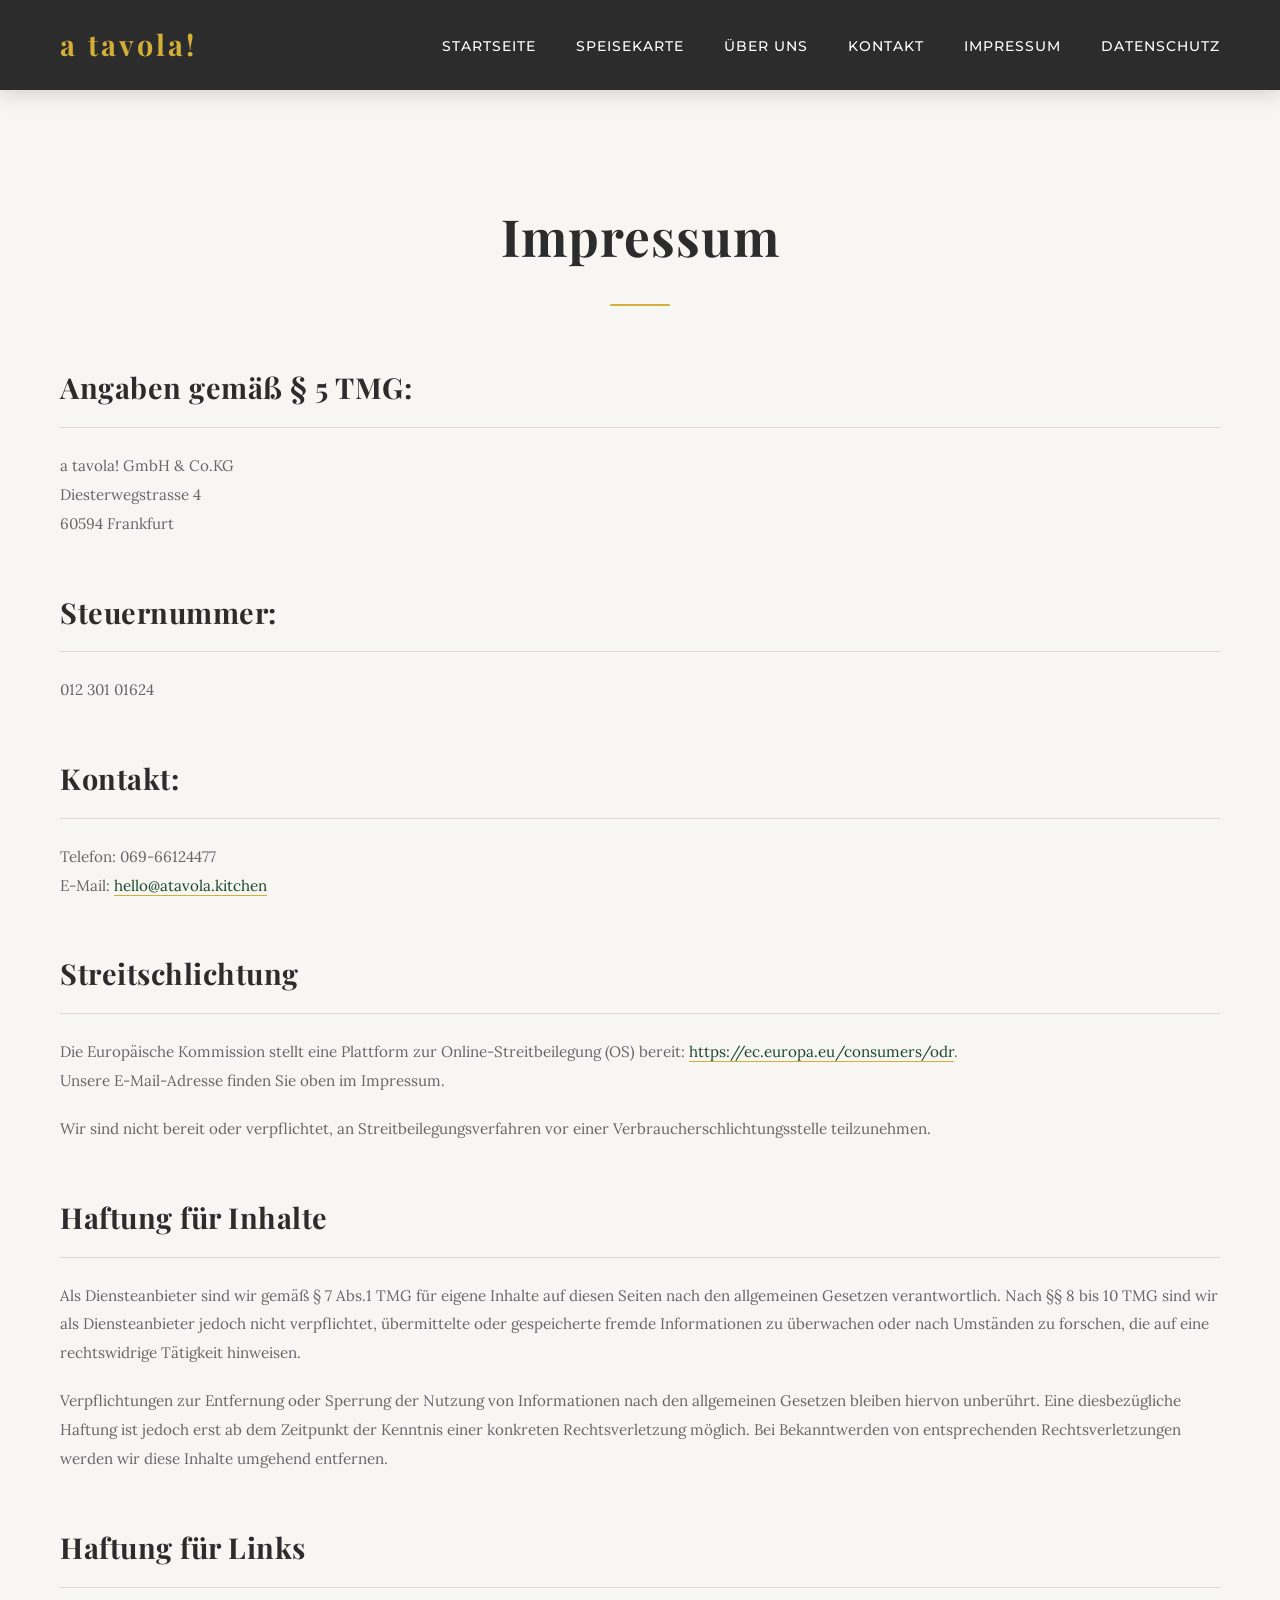
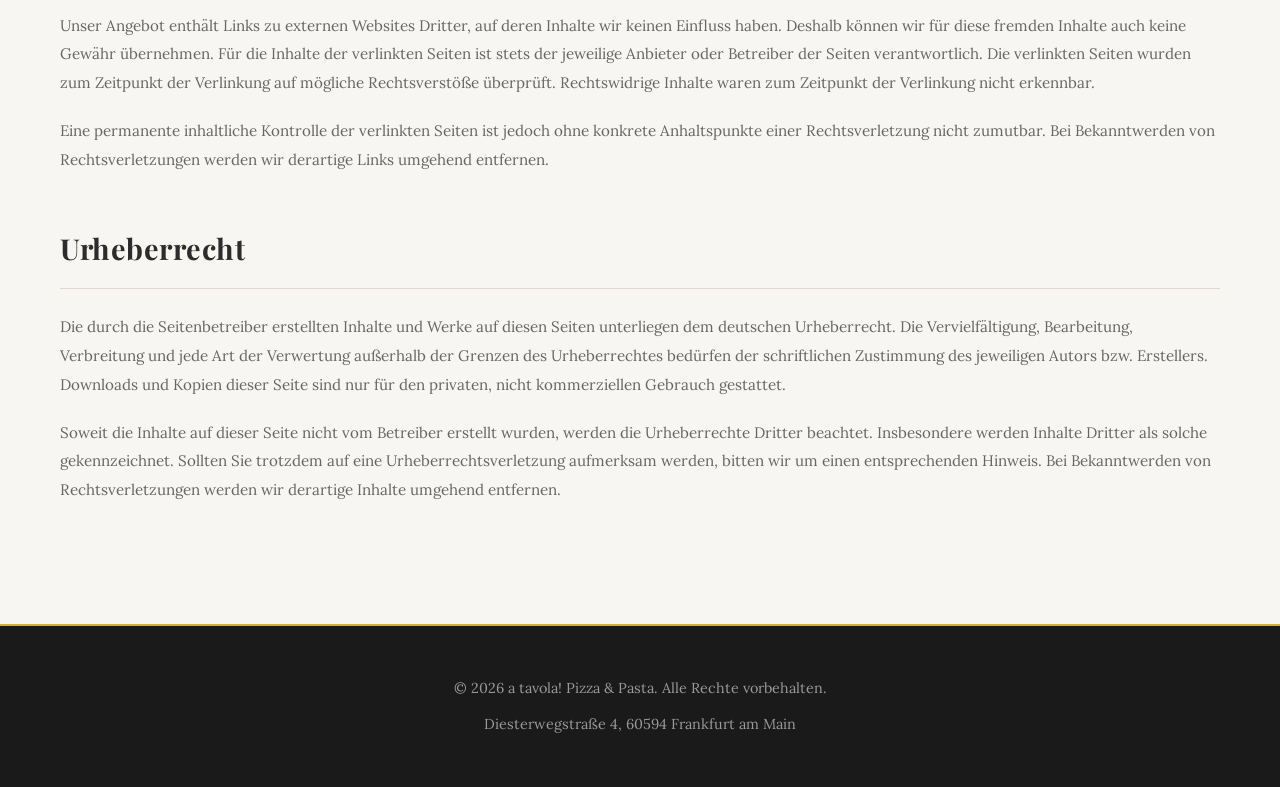
<file: impressum.html>
<!DOCTYPE html>
<html lang="de">
<head>
    <meta charset="UTF-8">
    <meta name="viewport" content="width=device-width, initial-scale=1.0">
    <title>a tavola! - Impressum</title>
    <link rel="preconnect" href="https://fonts.googleapis.com">
    <link rel="preconnect" href="https://fonts.gstatic.com" crossorigin>
    <link href="https://fonts.googleapis.com/css2?family=Playfair+Display:wght@700;800&family=Lora:wght@400;500;600&family=Montserrat:wght@300;400;500;600&display=swap" rel="stylesheet">
    <link rel="stylesheet" href="style.css">
</head>
<body>
    <!-- Navigation -->
    <nav class="navbar">
        <div class="nav-container">
            <div class="logo">a tavola!</div>
            <div class="hamburger" id="hamburger">
                <span></span>
                <span></span>
                <span></span>
            </div>
            <ul class="nav-menu" id="navMenu">
                <li><a href="index.html#home" class="nav-link">Startseite</a></li>
                <li><a href="index.html#menu" class="nav-link">Speisekarte</a></li>
                <li><a href="index.html#about" class="nav-link">Über uns</a></li>
                <li><a href="index.html#contact" class="nav-link">Kontakt</a></li>
                <li><a href="impressum.html" class="nav-link">Impressum</a></li>
                <li><a href="datenschutz.html" class="nav-link">Datenschutz</a></li>
            </ul>
        </div>
    </nav>

    <!-- Content Section -->
    <section class="content-page">
        <div class="container">
            <h1>Impressum</h1>

            <h2>Angaben gemäß § 5 TMG:</h2>
            <p>
                a tavola! GmbH & Co.KG<br>
                Diesterwegstrasse 4<br>
                60594 Frankfurt
            </p>

            <h2>Steuernummer:</h2>
            <p>012 301 01624</p>

            <h2>Kontakt:</h2>
            <p>
                Telefon: 069-66124477<br>
                E-Mail: <a href="mailto:hello@atavola.kitchen">hello@atavola.kitchen</a>
            </p>

            <h2>Streitschlichtung</h2>
            <p>
                Die Europäische Kommission stellt eine Plattform zur Online-Streitbeilegung (OS) bereit: <a href="https://ec.europa.eu/consumers/odr" target="_blank">https://ec.europa.eu/consumers/odr</a>.<br>
                Unsere E-Mail-Adresse finden Sie oben im Impressum.
            </p>
            <p>
                Wir sind nicht bereit oder verpflichtet, an Streitbeilegungsverfahren vor einer Verbraucherschlichtungsstelle teilzunehmen.
            </p>

            <h2>Haftung für Inhalte</h2>
            <p>
                Als Diensteanbieter sind wir gemäß § 7 Abs.1 TMG für eigene Inhalte auf diesen Seiten nach den allgemeinen Gesetzen verantwortlich. Nach §§ 8 bis 10 TMG sind wir als Diensteanbieter jedoch nicht verpflichtet, übermittelte oder gespeicherte fremde Informationen zu überwachen oder nach Umständen zu forschen, die auf eine rechtswidrige Tätigkeit hinweisen.
            </p>
            <p>
                Verpflichtungen zur Entfernung oder Sperrung der Nutzung von Informationen nach den allgemeinen Gesetzen bleiben hiervon unberührt. Eine diesbezügliche Haftung ist jedoch erst ab dem Zeitpunkt der Kenntnis einer konkreten Rechtsverletzung möglich. Bei Bekanntwerden von entsprechenden Rechtsverletzungen werden wir diese Inhalte umgehend entfernen.
            </p>

            <h2>Haftung für Links</h2>
            <p>
                Unser Angebot enthält Links zu externen Websites Dritter, auf deren Inhalte wir keinen Einfluss haben. Deshalb können wir für diese fremden Inhalte auch keine Gewähr übernehmen. Für die Inhalte der verlinkten Seiten ist stets der jeweilige Anbieter oder Betreiber der Seiten verantwortlich. Die verlinkten Seiten wurden zum Zeitpunkt der Verlinkung auf mögliche Rechtsverstöße überprüft. Rechtswidrige Inhalte waren zum Zeitpunkt der Verlinkung nicht erkennbar.
            </p>
            <p>
                Eine permanente inhaltliche Kontrolle der verlinkten Seiten ist jedoch ohne konkrete Anhaltspunkte einer Rechtsverletzung nicht zumutbar. Bei Bekanntwerden von Rechtsverletzungen werden wir derartige Links umgehend entfernen.
            </p>

            <h2>Urheberrecht</h2>
            <p>
                Die durch die Seitenbetreiber erstellten Inhalte und Werke auf diesen Seiten unterliegen dem deutschen Urheberrecht. Die Vervielfältigung, Bearbeitung, Verbreitung und jede Art der Verwertung außerhalb der Grenzen des Urheberrechtes bedürfen der schriftlichen Zustimmung des jeweiligen Autors bzw. Erstellers. Downloads und Kopien dieser Seite sind nur für den privaten, nicht kommerziellen Gebrauch gestattet.
            </p>
            <p>
                Soweit die Inhalte auf dieser Seite nicht vom Betreiber erstellt wurden, werden die Urheberrechte Dritter beachtet. Insbesondere werden Inhalte Dritter als solche gekennzeichnet. Sollten Sie trotzdem auf eine Urheberrechtsverletzung aufmerksam werden, bitten wir um einen entsprechenden Hinweis. Bei Bekanntwerden von Rechtsverletzungen werden wir derartige Inhalte umgehend entfernen.
            </p>
        </div>
    </section>

    <!-- Footer -->
    <footer class="footer">
        <div class="container">
            <p>&copy; 2026 a tavola! Pizza & Pasta. Alle Rechte vorbehalten.</p>
            <p>Diesterwegstraße 4, 60594 Frankfurt am Main</p>
        </div>
    </footer>

    <script>
        // Hamburger Menu Toggle
        const hamburger = document.getElementById('hamburger');
        const navMenu = document.getElementById('navMenu');

        hamburger.addEventListener('click', function() {
            navMenu.classList.toggle('active');
            hamburger.classList.toggle('active');
        });

        // Close menu when a link is clicked
        const navLinks = document.querySelectorAll('.nav-link');
        navLinks.forEach(link => {
            link.addEventListener('click', function() {
                navMenu.classList.remove('active');
                hamburger.classList.remove('active');
            });
        });
    </script>
</body>
</html>
</file>
<file: style.css>
/* ==================== GOOGLE FONTS IMPORT ==================== */
@import url('https://fonts.googleapis.com/css2?family=Playfair+Display:wght@700;800&family=Lora:wght@400;500;600&family=Montserrat:wght@300;400;500;600&display=swap');

/* ==================== RESET & VARIABLES ==================== */
* {
    margin: 0;
    padding: 0;
    box-sizing: border-box;
}

:root {
    --primary-color: #2c2c2c;
    --secondary-color: #1a472a;
    --accent-color: #d4af37;
    --light-bg: #f8f6f3;
    --text-color: #3a3a3a;
    --text-light: #666;
    --border-radius: 2px;
    --transition: all 0.4s cubic-bezier(0.25, 0.46, 0.45, 0.94);
}

html {
    scroll-behavior: smooth;
}

body {
    font-family: 'Lora', serif;
    line-height: 1.8;
    color: var(--text-color);
    background-color: #fff;
}

.container {
    max-width: 1200px;
    margin: 0 auto;
    padding: 0 20px;
}

/* ==================== NAVIGATION ==================== */
.navbar {
    background: var(--primary-color);
    padding: 1.2rem 0;
    position: sticky;
    top: 0;
    z-index: 1000;
    box-shadow: 0 4px 20px rgba(0, 0, 0, 0.15);
}

.nav-container {
    max-width: 1200px;
    margin: 0 auto;
    padding: 0 20px;
    display: flex;
    justify-content: space-between;
    align-items: center;
}

.logo {
    font-family: 'Playfair Display', serif;
    font-size: 1.8rem;
    font-weight: 700;
    color: var(--accent-color);
    text-transform: lowercase;
    letter-spacing: 3px;
}

.nav-menu {
    display: flex;
    list-style: none;
    gap: 2.5rem;
}

.hamburger {
    display: none;
    flex-direction: column;
    cursor: pointer;
    gap: 6px;
}

.hamburger span {
    width: 25px;
    height: 3px;
    background: var(--accent-color);
    border-radius: 2px;
    transition: var(--transition);
}

.hamburger.active span:nth-child(1) {
    transform: rotate(45deg) translate(10px, 10px);
}

.hamburger.active span:nth-child(2) {
    opacity: 0;
}

.hamburger.active span:nth-child(3) {
    transform: rotate(-45deg) translate(7px, -7px);
}

.nav-link {
    color: #fff;
    text-decoration: none;
    font-family: 'Montserrat', sans-serif;
    font-size: 0.85rem;
    font-weight: 500;
    letter-spacing: 1px;
    transition: var(--transition);
    position: relative;
    text-transform: uppercase;
}

.nav-link:hover {
    color: var(--accent-color);
}

.nav-link::after {
    content: '';
    position: absolute;
    bottom: -5px;
    left: 0;
    width: 0;
    height: 2px;
    background: var(--accent-color);
    transition: var(--transition);
}

.nav-link:hover::after {
    width: 100%;
}

/* ==================== HERO SECTION ==================== */
.hero {
    background: linear-gradient(135deg, rgba(44, 44, 44, 0.85) 0%, rgba(26, 71, 42, 0.85) 100%),
                url('assets/interior.jpg') center/cover;
    background-blend-mode: overlay;
    color: white;
    padding: 180px 20px;
    text-align: center;
    min-height: 700px;
    display: flex;
    align-items: center;
    justify-content: center;
    position: relative;
}

.hero::before {
    content: '';
    position: absolute;
    top: 0;
    left: 0;
    right: 0;
    bottom: 0;
    background: radial-gradient(circle at center, transparent 0%, rgba(0, 0, 0, 0.3) 100%);
    pointer-events: none;
}

.hero-content {
    position: relative;
    z-index: 2;
}

.hero-content h1 {
    font-family: 'Playfair Display', serif;
    font-size: 4.5rem;
    font-weight: 800;
    margin-bottom: 1rem;
    text-shadow: 2px 2px 8px rgba(0, 0, 0, 0.4);
    animation: slideInDown 0.8s ease;
    letter-spacing: 2px;
}

.hero-content p {
    font-family: 'Montserrat', sans-serif;
    font-size: 1.3rem;
    margin-bottom: 2.5rem;
    text-shadow: 1px 1px 4px rgba(0, 0, 0, 0.3);
    animation: slideInUp 0.8s ease;
    font-weight: 300;
    letter-spacing: 1px;
}

.cta-button {
    display: inline-block;
    background: var(--accent-color);
    color: var(--primary-color);
    padding: 16px 45px;
    border-radius: var(--border-radius);
    text-decoration: none;
    font-family: 'Montserrat', sans-serif;
    font-weight: 600;
    font-size: 0.95rem;
    transition: var(--transition);
    box-shadow: 0 8px 25px rgba(212, 175, 55, 0.25);
    letter-spacing: 1px;
    text-transform: uppercase;
}

.cta-button:hover {
    background: #e5c158;
    transform: translateY(-4px);
    box-shadow: 0 12px 35px rgba(212, 175, 55, 0.35);
}

@keyframes slideInDown {
    from {
        opacity: 0;
        transform: translateY(-40px);
    }
    to {
        opacity: 1;
        transform: translateY(0);
    }
}

@keyframes slideInUp {
    from {
        opacity: 0;
        transform: translateY(40px);
    }
    to {
        opacity: 1;
        transform: translateY(0);
    }
}

/* ==================== FEATURED SECTION ==================== */
.featured {
    padding: 100px 20px;
    background: var(--light-bg);
}

.featured h2 {
    text-align: center;
    font-family: 'Playfair Display', serif;
    font-size: 3rem;
    margin-bottom: 4rem;
    color: var(--primary-color);
    position: relative;
    padding-bottom: 1.5rem;
    letter-spacing: 1px;
}

.featured h2::after {
    content: '';
    position: absolute;
    bottom: 0;
    left: 50%;
    transform: translateX(-50%);
    width: 60px;
    height: 2px;
    background: var(--accent-color);
    border-radius: 1px;
}

.featured-grid {
    display: grid;
    grid-template-columns: repeat(auto-fit, minmax(320px, 1fr));
    gap: 3rem;
}

.featured-card {
    background: white;
    border-radius: var(--border-radius);
    overflow: hidden;
    box-shadow: 0 8px 30px rgba(0, 0, 0, 0.08);
    transition: var(--transition);
}

.featured-card:hover {
    transform: translateY(-12px);
    box-shadow: 0 15px 45px rgba(0, 0, 0, 0.15);
}

.featured-card img {
    width: 100%;
    height: 280px;
    object-fit: cover;
    transition: var(--transition);
}

.featured-card:hover img {
    transform: scale(1.08);
}

.featured-card h3 {
    padding: 2rem 1.8rem 0.8rem;
    font-family: 'Playfair Display', serif;
    font-size: 1.6rem;
    color: var(--primary-color);
    letter-spacing: 0.5px;
}

.featured-card p {
    padding: 0 1.8rem;
    color: var(--text-light);
    font-size: 0.95rem;
    line-height: 1.7;
}

.featured-card .price {
    display: block;
    padding: 1.2rem 1.8rem;
    color: var(--accent-color);
    font-weight: 600;
    font-size: 1.1rem;
    font-family: 'Montserrat', sans-serif;
    letter-spacing: 0.5px;
}

/* ==================== MENU SECTION ==================== */
.menu {
    padding: 100px 20px;
    background: white;
}

.menu h2 {
    text-align: center;
    font-family: 'Playfair Display', serif;
    font-size: 3rem;
    margin-bottom: 4rem;
    color: var(--primary-color);
    position: relative;
    padding-bottom: 1.5rem;
    letter-spacing: 1px;
}

.menu h2::after {
    content: '';
    position: absolute;
    bottom: 0;
    left: 50%;
    transform: translateX(-50%);
    width: 60px;
    height: 2px;
    background: var(--accent-color);
    border-radius: 1px;
}

.menu-categories {
    display: grid;
    grid-template-columns: repeat(auto-fit, minmax(420px, 1fr));
    gap: 4rem;
}

.menu-category h3 {
    font-family: 'Playfair Display', serif;
    font-size: 1.8rem;
    color: var(--secondary-color);
    margin-bottom: 2rem;
    padding-bottom: 1rem;
    border-bottom: 2px solid var(--accent-color);
    letter-spacing: 0.5px;
}

.menu-items {
    display: flex;
    flex-direction: column;
    gap: 2rem;
}

.menu-item {
    padding: 1.2rem 0;
    border-left: 3px solid var(--accent-color);
    padding-left: 1.5rem;
    transition: var(--transition);
}

.menu-item:hover {
    padding-left: 2rem;
}

.item-header {
    display: flex;
    justify-content: space-between;
    align-items: center;
    margin-bottom: 0.6rem;
}

.item-header h4 {
    font-family: 'Playfair Display', serif;
    font-size: 1.2rem;
    color: var(--primary-color);
    letter-spacing: 0.5px;
}

.item-header .price {
    color: var(--accent-color);
    font-weight: 600;
    font-family: 'Montserrat', sans-serif;
    font-size: 1rem;
    letter-spacing: 0.5px;
}

.menu-item p {
    color: var(--text-light);
    font-size: 0.9rem;
    font-style: italic;
    line-height: 1.6;
}

/* ==================== ABOUT SECTION ==================== */
.about {
    padding: 100px 20px;
    background: var(--light-bg);
}

.about h2 {
    text-align: center;
    font-family: 'Playfair Display', serif;
    font-size: 3rem;
    margin-bottom: 4rem;
    color: var(--primary-color);
    position: relative;
    padding-bottom: 1.5rem;
    letter-spacing: 1px;
}

.about h2::after {
    content: '';
    position: absolute;
    bottom: 0;
    left: 50%;
    transform: translateX(-50%);
    width: 60px;
    height: 2px;
    background: var(--accent-color);
    border-radius: 1px;
}

.about-content {
    display: grid;
    grid-template-columns: 1fr 1fr;
    gap: 4rem;
    align-items: center;
}

.about-text p {
    margin-bottom: 1.8rem;
    font-size: 1rem;
    line-height: 1.9;
    color: var(--text-light);
}

.about-highlights {
    display: flex;
    flex-direction: column;
    gap: 2rem;
}

.highlight {
    background: white;
    padding: 2rem;
    border-radius: var(--border-radius);
    border-left: 4px solid var(--accent-color);
    box-shadow: 0 4px 15px rgba(0, 0, 0, 0.06);
    transition: var(--transition);
}

.highlight:hover {
    box-shadow: 0 8px 25px rgba(0, 0, 0, 0.1);
}

.highlight h4 {
    font-family: 'Playfair Display', serif;
    color: var(--secondary-color);
    margin-bottom: 0.8rem;
    font-size: 1.2rem;
    letter-spacing: 0.5px;
}

.highlight p {
    color: var(--text-light);
    font-size: 0.95rem;
    line-height: 1.7;
}

/* ==================== REVIEWS SECTION ==================== */
.reviews {
    padding: 100px 20px;
    background: white;
}

.reviews h2 {
    text-align: center;
    font-family: 'Playfair Display', serif;
    font-size: 3rem;
    margin-bottom: 4rem;
    color: var(--primary-color);
    position: relative;
    padding-bottom: 1.5rem;
    letter-spacing: 1px;
}

.reviews h2::after {
    content: '';
    position: absolute;
    bottom: 0;
    left: 50%;
    transform: translateX(-50%);
    width: 60px;
    height: 2px;
    background: var(--accent-color);
    border-radius: 1px;
}

.reviews-grid {
    display: grid;
    grid-template-columns: repeat(auto-fit, minmax(320px, 1fr));
    gap: 2.5rem;
}

.review-card {
    background: var(--light-bg);
    padding: 2.2rem;
    border-radius: var(--border-radius);
    border-top: 3px solid var(--accent-color);
    box-shadow: 0 4px 15px rgba(0, 0, 0, 0.06);
    transition: var(--transition);
}

.review-card:hover {
    transform: translateY(-6px);
    box-shadow: 0 8px 25px rgba(0, 0, 0, 0.12);
}

.review-header {
    margin-bottom: 1.5rem;
    display: flex;
    justify-content: space-between;
    align-items: center;
}

.review-header h4 {
    font-family: 'Playfair Display', serif;
    font-size: 1.1rem;
    color: var(--primary-color);
    margin: 0;
    letter-spacing: 0.5px;
}

.review-header .stars {
    font-size: 0.95rem;
    color: var(--accent-color);
}

.review-card p {
    color: var(--text-light);
    font-style: italic;
    line-height: 1.8;
    font-size: 0.95rem;
}

/* ==================== CONTACT SECTION ==================== */
.contact {
    padding: 100px 20px;
    background: var(--primary-color);
    color: white;
}

.contact h2 {
    text-align: center;
    font-family: 'Playfair Display', serif;
    font-size: 3rem;
    margin-bottom: 4rem;
    color: white;
    position: relative;
    padding-bottom: 1.5rem;
    letter-spacing: 1px;
}

.contact h2::after {
    content: '';
    position: absolute;
    bottom: 0;
    left: 50%;
    transform: translateX(-50%);
    width: 60px;
    height: 2px;
    background: var(--accent-color);
    border-radius: 1px;
}

.contact-content {
    display: grid;
    grid-template-columns: 1fr 1fr;
    gap: 4rem;
}

.contact-info h3 {
    font-family: 'Playfair Display', serif;
    color: var(--accent-color);
    margin-top: 2rem;
    margin-bottom: 0.8rem;
    font-size: 1.2rem;
    letter-spacing: 0.5px;
}

.contact-info h3:first-child {
    margin-top: 0;
}

.contact-info p {
    color: #e0e0e0;
    line-height: 1.9;
    font-size: 0.95rem;
}

.contact-info a {
    color: var(--accent-color);
    text-decoration: none;
    transition: var(--transition);
}

.contact-info a:hover {
    color: #e5c158;
}

.contact-form h3 {
    font-family: 'Playfair Display', serif;
    color: var(--accent-color);
    margin-bottom: 2rem;
    font-size: 1.2rem;
    letter-spacing: 0.5px;
}

.contact-form form {
    display: flex;
    flex-direction: column;
    gap: 1.2rem;
}

.contact-form input,
.contact-form textarea {
    padding: 14px;
    border: 1px solid rgba(212, 175, 55, 0.3);
    border-radius: var(--border-radius);
    background: rgba(255, 255, 255, 0.08);
    color: white;
    font-family: 'Lora', serif;
    transition: var(--transition);
}

.contact-form input::placeholder,
.contact-form textarea::placeholder {
    color: rgba(255, 255, 255, 0.6);
}

.contact-form input:focus,
.contact-form textarea:focus {
    outline: none;
    background: rgba(255, 255, 255, 0.12);
    border-color: var(--accent-color);
    box-shadow: 0 0 10px rgba(212, 175, 55, 0.2);
}

.submit-button {
    background: var(--accent-color);
    color: var(--primary-color);
    padding: 14px;
    border: none;
    border-radius: var(--border-radius);
    font-family: 'Montserrat', sans-serif;
    font-weight: 600;
    cursor: pointer;
    transition: var(--transition);
    font-size: 0.95rem;
    letter-spacing: 1px;
    text-transform: uppercase;
}

.submit-button:hover {
    background: #e5c158;
    transform: translateY(-2px);
    box-shadow: 0 6px 20px rgba(212, 175, 55, 0.3);
}

/* ==================== FOOTER ==================== */
.footer {
    background: #1a1a1a;
    color: #999;
    text-align: center;
    padding: 2.5rem 20px;
    border-top: 2px solid var(--accent-color);
}

.footer p {
    margin: 0.6rem 0;
    font-size: 0.9rem;
    line-height: 1.8;
}

.footer a {
    color: var(--accent-color);
    text-decoration: none;
    transition: var(--transition);
}

.footer a:hover {
    color: #e5c158;
}

/* ==================== CONTENT PAGES (Impressum, Datenschutz) ==================== */
.content-page {
    padding: 100px 20px;
    background: var(--light-bg);
}

.content-page h1 {
    font-family: 'Playfair Display', serif;
    font-size: 3.2rem;
    color: var(--primary-color);
    text-align: center;
    margin-bottom: 3.5rem;
    position: relative;
    padding-bottom: 1.5rem;
    letter-spacing: 1px;
}

.content-page h1::after {
    content: "";
    position: absolute;
    bottom: 0;
    left: 50%;
    transform: translateX(-50%);
    width: 60px;
    height: 2px;
    background: var(--accent-color);
    border-radius: 1px;
}

.content-page h2 {
    font-family: 'Playfair Display', serif;
    font-size: 1.8rem;
    color: var(--primary-color);
    margin-top: 3rem;
    margin-bottom: 1.5rem;
    border-bottom: 1px solid #e0d9d0;
    padding-bottom: 0.8rem;
    letter-spacing: 0.5px;
}

.content-page h3 {
    font-family: 'Playfair Display', serif;
    font-size: 1.3rem;
    color: var(--secondary-color);
    margin-top: 2.2rem;
    margin-bottom: 1rem;
    letter-spacing: 0.5px;
}

.content-page p {
    font-size: 0.95rem;
    line-height: 1.9;
    color: var(--text-light);
    margin-bottom: 1.2rem;
}

.content-page ul {
    list-style-type: disc;
    margin-left: 20px;
    margin-bottom: 1.2rem;
}

.content-page ul li {
    margin-bottom: 0.6rem;
    color: var(--text-light);
    line-height: 1.8;
}

.content-page a {
    color: var(--secondary-color);
    text-decoration: none;
    transition: var(--transition);
    border-bottom: 1px solid var(--accent-color);
}

.content-page a:hover {
    color: var(--accent-color);
}

/* ==================== RESPONSIVE DESIGN ==================== */
@media (max-width: 768px) {
    .hamburger {
        display: flex;
    }

    .nav-menu {
        position: absolute;
        top: 70px;
        left: 0;
        right: 0;
        flex-direction: column;
        background: var(--primary-color);
        gap: 0;
        padding: 1rem 0;
        max-height: 0;
        overflow: hidden;
        transition: max-height 0.3s ease;
    }

    .nav-menu.active {
        max-height: 500px;
    }

    .nav-menu li {
        padding: 1rem 2rem;
        border-bottom: 1px solid rgba(212, 175, 55, 0.2);
    }

    .nav-menu li:last-child {
        border-bottom: none;
    }

    .nav-link {
        display: block;
    }

    .hero-content h1 {
        font-size: 2.8rem;
    }

    .hero-content p {
        font-size: 1.1rem;
    }

    .featured h2,
    .menu h2,
    .about h2,
    .reviews h2,
    .contact h2 {
        font-size: 2.2rem;
    }

    .menu-categories {
        grid-template-columns: 1fr;
    }

    .about-content {
        grid-template-columns: 1fr;
    }

    .contact-content {
        grid-template-columns: 1fr;
    }

    .featured-grid {
        grid-template-columns: 1fr;
    }

    .reviews-grid {
        grid-template-columns: 1fr;
    }
}

@media (max-width: 480px) {
    .hamburger {
        display: flex;
    }

    .nav-menu {
        position: absolute;
        top: 60px;
        left: 0;
        right: 0;
        flex-direction: column;
        background: var(--primary-color);
        gap: 0;
        padding: 0.5rem 0;
        max-height: 0;
        overflow: hidden;
        transition: max-height 0.3s ease;
    }

    .nav-menu.active {
        max-height: 500px;
    }

    .nav-menu li {
        padding: 0.8rem 1.5rem;
        border-bottom: 1px solid rgba(212, 175, 55, 0.2);
    }

    .nav-menu li:last-child {
        border-bottom: none;
    }

    .nav-link {
        display: block;
        font-size: 0.8rem;
    }

    .logo {
        font-size: 1.3rem;
    }

    .hero {
        padding: 120px 20px;
        min-height: 500px;
    }

    .hero-content h1 {
        font-size: 2rem;
    }

    .hero-content p {
        font-size: 1rem;
    }

    .featured h2,
    .menu h2,
    .about h2,
    .reviews h2,
    .contact h2 {
        font-size: 1.8rem;
    }

    .featured,
    .menu,
    .about,
    .reviews,
    .contact {
        padding: 60px 20px;
    }

    .content-page h1 {
        font-size: 2.2rem;
    }

    .content-page h2 {
        font-size: 1.5rem;
    }

    .content-page h3 {
        font-size: 1.1rem;
    }
}
</file>
